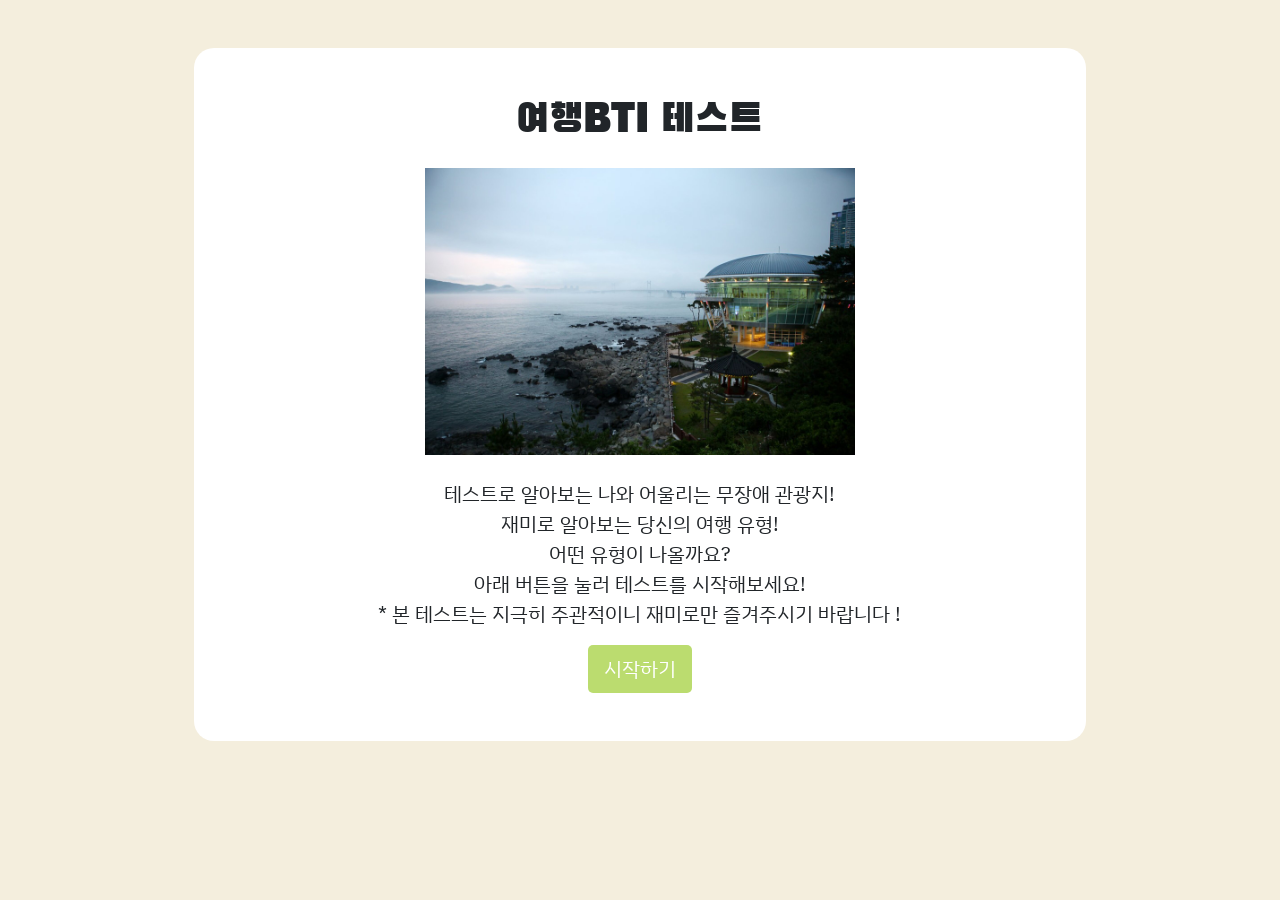
<file: TravelBTI/TravelBTI.html>
<!DOCTYPE html>
<html lang="ko">

<head>
    <meta charset="UTF-8">
    <meta http-equiv="X-UA-Compatible" content="IE=edge" />
    <meta name="viewport" content="width=device-width, initial-scale=1.0" />
    <meta name="author" content="WebProgramming Team 4">
    <meta name="keywords" content="무장애관광지 추천 테스트">
    <meta name="description" content="무장애관광지 추천 테스트">

    <!-- sns share -->
    <meta property="og:url" content="https://travelmbtitest.netlify.app" />
    <meta property="og:title" content="무장애 관광지 추천 테스트" />
    <meta property="og:type" content="website" />
    <meta property="og:img" content="img/thumbnail.png" />
    <meta property="og:description" content="테스트로 알아보는 나와 어울리는 무장애 관광지" />

    <!-- favicon -->
    <link rel="shortcut icon" href="img/favicon.ico" />
    <link rel="apple-touch-icon-precomposed" href="img/favicon.ico" />

    <!-- CSS3 파일 및 구글 웹 폰트 -->
    <link href="https://cdn.jsdelivr.net/npm/bootstrap@5.3.0/dist/css/bootstrap.min.css" rel="stylesheet"
        integrity="sha384-9ndCyUaIbzAi2FUVXJi0CjmCapSmO7SnpJef0486qhLnuZ2cdeRhO02iuK6FUUVM" crossorigin="anonymous">
    <link rel="preconnect" href="https://fonts.googleapis.com">
    <link rel="preconnect" href="https://fonts.gstatic.com" crossorigin>
    <link href="https://fonts.googleapis.com/css2?family=IBM+Plex+Sans+KR&display=swap" rel="stylesheet">
    <link rel="preconnect" href="https://fonts.googleapis.com">
    <link rel="preconnect" href="https://fonts.gstatic.com" crossorigin>
    <link href="https://fonts.googleapis.com/css2?family=Black+Han+Sans&display=swap" rel="stylesheet">
    
    <link rel="stylesheet" href="./css/default.css">
    <link rel="stylesheet" href="./css/main.css">
    <link rel="stylesheet" href="./css/qna.css">
    <link rel="stylesheet" href="./css/animation.css">
    <link rel="stylesheet" href="./css/result.css">

    <title>무장애 관광지 추천 테스트</title>
    
</head>

<body>
    <div class="container">
        <section id="main" class="mx-auto my-5 py-5 px-3">
            <h1>여행BTI 테스트</h1>
            <div class="slideshow-container my-4 col-lg-6 col-md-8 col-sm-10 col-12 mx-auto">
                <div id=slideImg class="mySlides fade">
                    <img class="img-fluid" src="img/slideimg/picture_1.jpg" style="width:100%">
                </div>
            
                <div id=slideImg class="mySlides fade">
                    <img class="img-fluid" src="img/slideimg/picture_2.jpg" style="width:100%">
                </div>
            
                <div id=slideImg class="mySlides fade">
                    <img class="img-fluid" src="img/slideimg/picture_3.jpg" style="width:100%">
                </div>
                <div id=slideImg class="mySlides fade">
                    <img class="img-fluid" src="img/slideimg/picture_4.jpg" style="width:100%">
                </div>
            </div>

            <p>
                테스트로 알아보는 나와 어울리는 무장애 관광지!<br>
                재미로 알아보는 당신의 여행 유형! <br>
                어떤 유형이 나올까요?<br>
                아래 버튼을 눌러 테스트를 시작해보세요!<br>
                * 본 테스트는 지극히 주관적이니 재미로만 즐겨주시기 바랍니다 !

            </p>
            <button type="button" class="btn" onclick="begin()">시작하기</button>
        </section>
        <section id="qna">
            <div class="status mx-auto mt-5">
                <!--mx-auto: x축 margin을 auto, mt-5: margin-top을 5px;-->
                <div class="statusBar"></div>
            </div>
            <div class="qBox my-5 py-3 mx-auto">
            </div>
            <div class="answerBox">
                
            </div>
        </section>
        <script src="./js/data.js"></script>
        <script src="./js/start.js"></script>
        <script src="./js/slide.js"></script>
    </div>

</body>
</html>
</file>
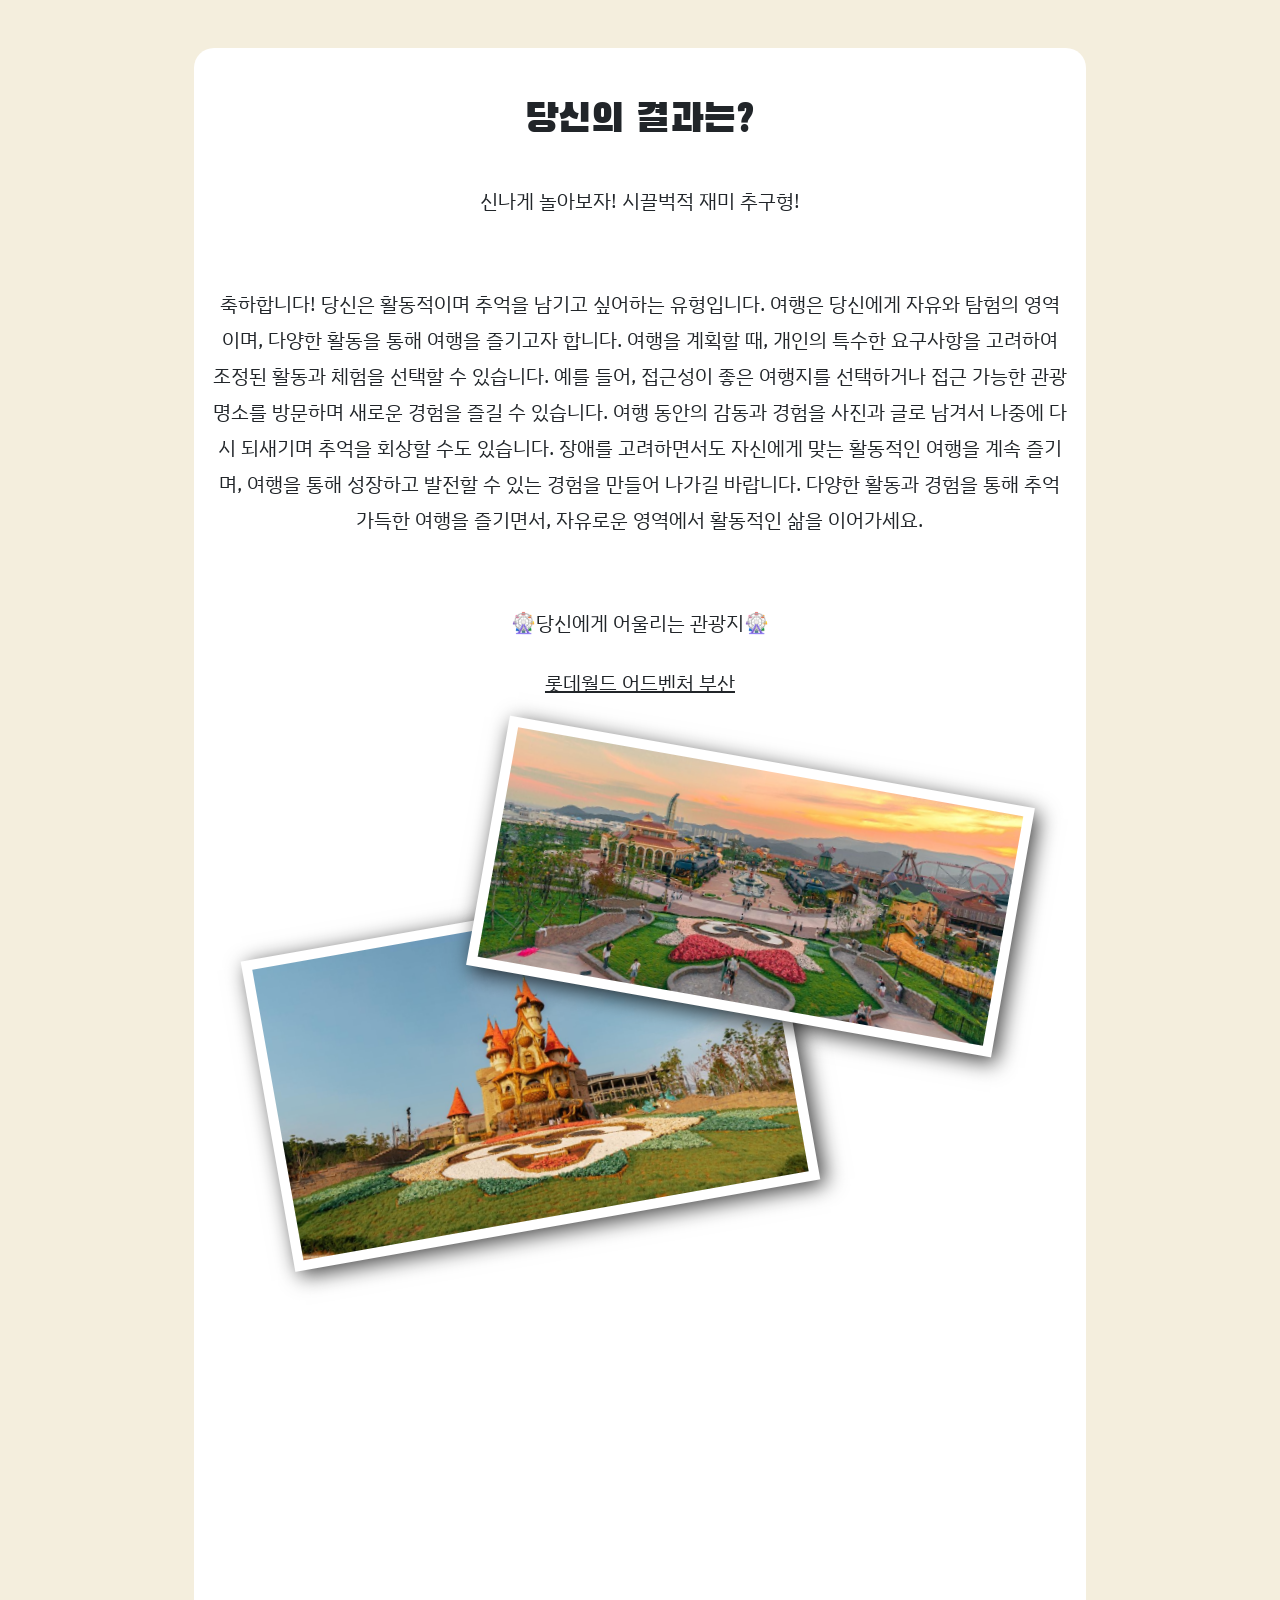
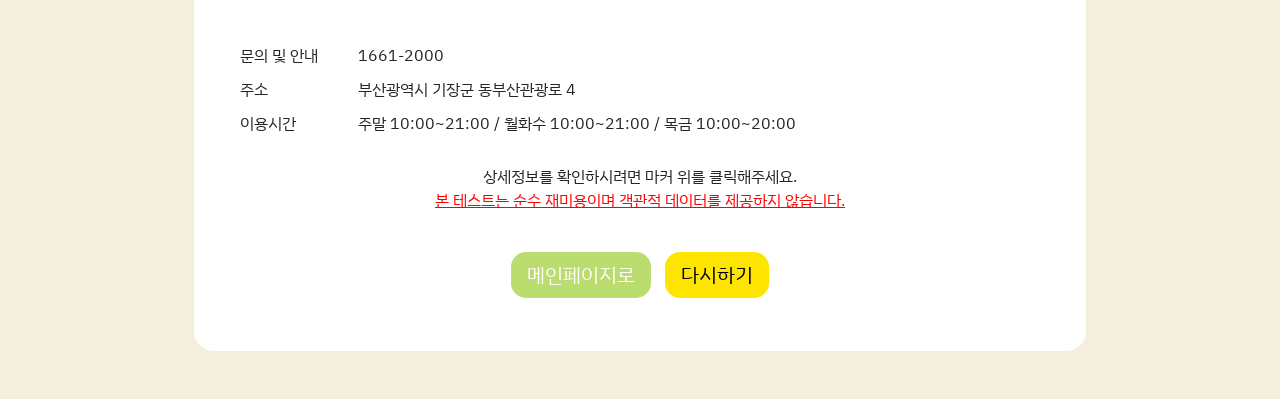
<file: TravelBTI/page/result-0.html>
<!DOCTYPE html>
<html lang="ko">

<head>
    <meta charset="UTF-8">
    <meta http-equiv="X-UA-Compatible" content="IE=edge" />
    <meta name="viewport" content="width=device-width, initial-scale=1.0" />
    <meta name="author" content="WebProgramming Team 4">
    <meta name="keywords" content="무장애관광지 추천 테스트">
    <meta name="description" content="무장애관광지 추천 테스트">

    <!-- sns share -->
    <meta property="og:url" content="https://travelmbtitest.netlify.app" />
    <meta property="og:title" content="무장애 관광지 추천 테스트" />
    <meta property="og:type" content="website" />
    <meta property="og:img" content="..img/share.png" />
    <meta property="og:description" content="테스트로 알아보는 나와 어울리는 무장애 관광지" />

    <!-- favicon -->
    <link rel="shortcut icon" href="../img/favicon.ico" />
    <link rel="apple-touch-icon-precomposed" href="../img/favicon.ico" />

    <!-- CSS3 파일 및 구글 웹 폰트 -->
    <link href="https://cdn.jsdelivr.net/npm/bootstrap@5.3.0/dist/css/bootstrap.min.css" rel="stylesheet"
        integrity="sha384-9ndCyUaIbzAi2FUVXJi0CjmCapSmO7SnpJef0486qhLnuZ2cdeRhO02iuK6FUUVM" crossorigin="anonymous">
    <link rel="preconnect" href="https://fonts.googleapis.com">
    <link rel="preconnect" href="https://fonts.gstatic.com" crossorigin>
    <link href="https://fonts.googleapis.com/css2?family=IBM+Plex+Sans+KR&display=swap" rel="stylesheet">
    <link rel="preconnect" href="https://fonts.googleapis.com">
    <link rel="preconnect" href="https://fonts.gstatic.com" crossorigin>
    <link href="https://fonts.googleapis.com/css2?family=Black+Han+Sans&display=swap" rel="stylesheet">
    
    <link rel="stylesheet" href="../css/default.css">
    <link rel="stylesheet" href="../css/main.css">
    <link rel="stylesheet" href="../css/qna.css">
    <link rel="stylesheet" href="../css/animation.css">
    <link rel="stylesheet" href="../css/result.css">

    <title>무장애 관광지 추천 테스트</title>
    
</head>
<body>
    <div class="container">
        <section id="main" class="mx-auto my-5 py-5 px-3">
            <h1>당신의 결과는?</h1>
            <div class="resultname">
                <p>신나게 놀아보자! 시끌벅적 재미 추구형!</p>
            </div>

            <div class="resultDesc">
                <p>축하합니다! 당신은 활동적이며 추억을 남기고 싶어하는 유형입니다. 여행은 당신에게 자유와 탐험의 영역이며, 다양한 활동을 통해 여행을 즐기고자 합니다.
                    여행을 계획할 때, 개인의 특수한 요구사항을 고려하여 조정된 활동과 체험을 선택할 수 있습니다. 예를 들어, 접근성이 좋은 여행지를 선택하거나 접근 가능한 관광 명소를 방문하며 새로운 경험을 즐길 수 있습니다.
                    여행 동안의 감동과 경험을 사진과 글로 남겨서 나중에 다시 되새기며 추억을 회상할 수도 있습니다.
                    장애를 고려하면서도 자신에게 맞는 활동적인 여행을 계속 즐기며, 여행을 통해 성장하고 발전할 수 있는 경험을 만들어 나가길 바랍니다. 다양한 활동과 경험을 통해 추억 가득한 여행을 즐기면서, 자유로운 영역에서 활동적인 삶을 이어가세요.
                </p>
            </div>
     
            <div class="resultname-s">
                🎡당신에게 어울리는 관광지🎡<br><br>
                <span style="text-decoration: underline;">롯데월드 어드벤처 부산</span>
            </div>
            
            <div class="slide-tr-r" style="margin: 80px 0px -100px 100px ;">
                <img src="../img/img1.jpeg" alt="롯데월드 어드벤처 부산">
            </div>

            <div class="slide-tr-l" style="margin: 0px 100px 60px 0px ;">
                <img src="../img/img2.jpeg" alt="롯데월드 어드벤처 부산">
            </div>
                   
            <div id="map" style="width:100%;height:300px;margin:30px auto 30px;"></div>

            <script src="http://dapi.kakao.com/v2/maps/sdk.js?appkey=1cf1c14670be051dd5c93a0435ff04d7&libraries=services"></script>
            <script>
                var mapContainer = document.getElementById('map'), // 지도를 표시할 div 
                    mapOption = {
                        center: new kakao.maps.LatLng(35.19606841, 129.2129995), // 지도의 중심좌표
                        level: 4, // 지도의 확대 레벨
                        mapTypeId : kakao.maps.MapTypeId.ROADMAP // 지도종류
                    }; 
        
                // 지도를 생성한다 
                var map = new kakao.maps.Map(mapContainer, mapOption); 
        
                // 지도에 확대 축소 컨트롤을 생성한다
                var zoomControl = new kakao.maps.ZoomControl();
        
                // 지도의 우측에 확대 축소 컨트롤을 추가한다
                map.addControl(zoomControl, kakao.maps.ControlPosition.RIGHT);
        
                var imageSrc = '../img/icon-maps.png', // 마커이미지의 주소입니다    
                imageSize = new kakao.maps.Size(50, 50), // 마커이미지의 크기입니다
                imageOption = {offset: new kakao.maps.Point(27, 69)}; // 마커이미지의 옵션입니다. 마커의 좌표와 일치시킬 이미지 안에서의 좌표를 설정합니다.
            
                // 마커의 이미지정보를 가지고 있는 마커이미지를 생성합니다
                var markerImage = new kakao.maps.MarkerImage(imageSrc, imageSize, imageOption),
                    markerPosition = new kakao.maps.LatLng(35.19606841, 129.2129995); // 마커가 표시될 위치입니다
                
                // 마커를 생성합니다
                var marker = new kakao.maps.Marker({
                position: markerPosition,
                image: markerImage // 마커이미지 설정 
                });
                
                // 마커가 지도 위에 표시되도록 설정합니다
                marker.setMap(map);  
                marker.setMap(map);  

                // 커스텀 오버레이에 표출될 내용으로 HTML 문자열이나 document element가 가능합니다
                var content = '<div class="customoverlay">' +
                    '  <a href="https://place.map.kakao.com/16875138" target="_blank">' +
                    '    <span class="title">롯데월드 어드벤처 부산</span>' +
                    '  </a>' +
                    '</div>';
                
                // 커스텀 오버레이가 표시될 위치입니다 
                var position = new kakao.maps.LatLng(35.19606841, 129.2129995);  

                // 커스텀 오버레이를 생성합니다
                var customOverlay = new kakao.maps.CustomOverlay({
                    map: map,
                    position: position,
                    content: content,
                    yAnchor: 1 
                });
        
            </script>

            <table style="text-align: left; margin-left:20px;">
                <tr>
                    <td>문의 및 안내</td>
                    <td>1661-2000</td>
                </tr>
                <tr>
                    <td>주소</td>
                    <td>부산광역시 기장군 동부산관광로 4</td>
                </tr>
                <tr>
                    <td>이용시간</td>
                    <td>주말 10:00~21:00 / 월화수 10:00~21:00 / 목금 10:00~20:00</td>
                </tr>
                
            </table>

            <br><span>상세정보를 확인하시려면 마커 위를 클릭해주세요.</span><br>
            <span style="color: red; text-decoration: underline;">
                본 테스트는 순수 재미용이며 객관적 데이터를 제공하지 않습니다.
            </span><br><br>
            
            <button type="button" class="gohome mt-3 py-2 px-3" onclick="gohome()">메인페이지로</button>
            <button type="button" class="retry mt-3 py-2 px-3" onclick="retry()">다시하기</button>
        </section>
            <script>
                function retry() {
                    location.href = "../TravelBTI.html";
                }
                function gohome() {
                    location.href = "../../index.html";
                }
            </script>
    </div>

</body>
</html>
</file>
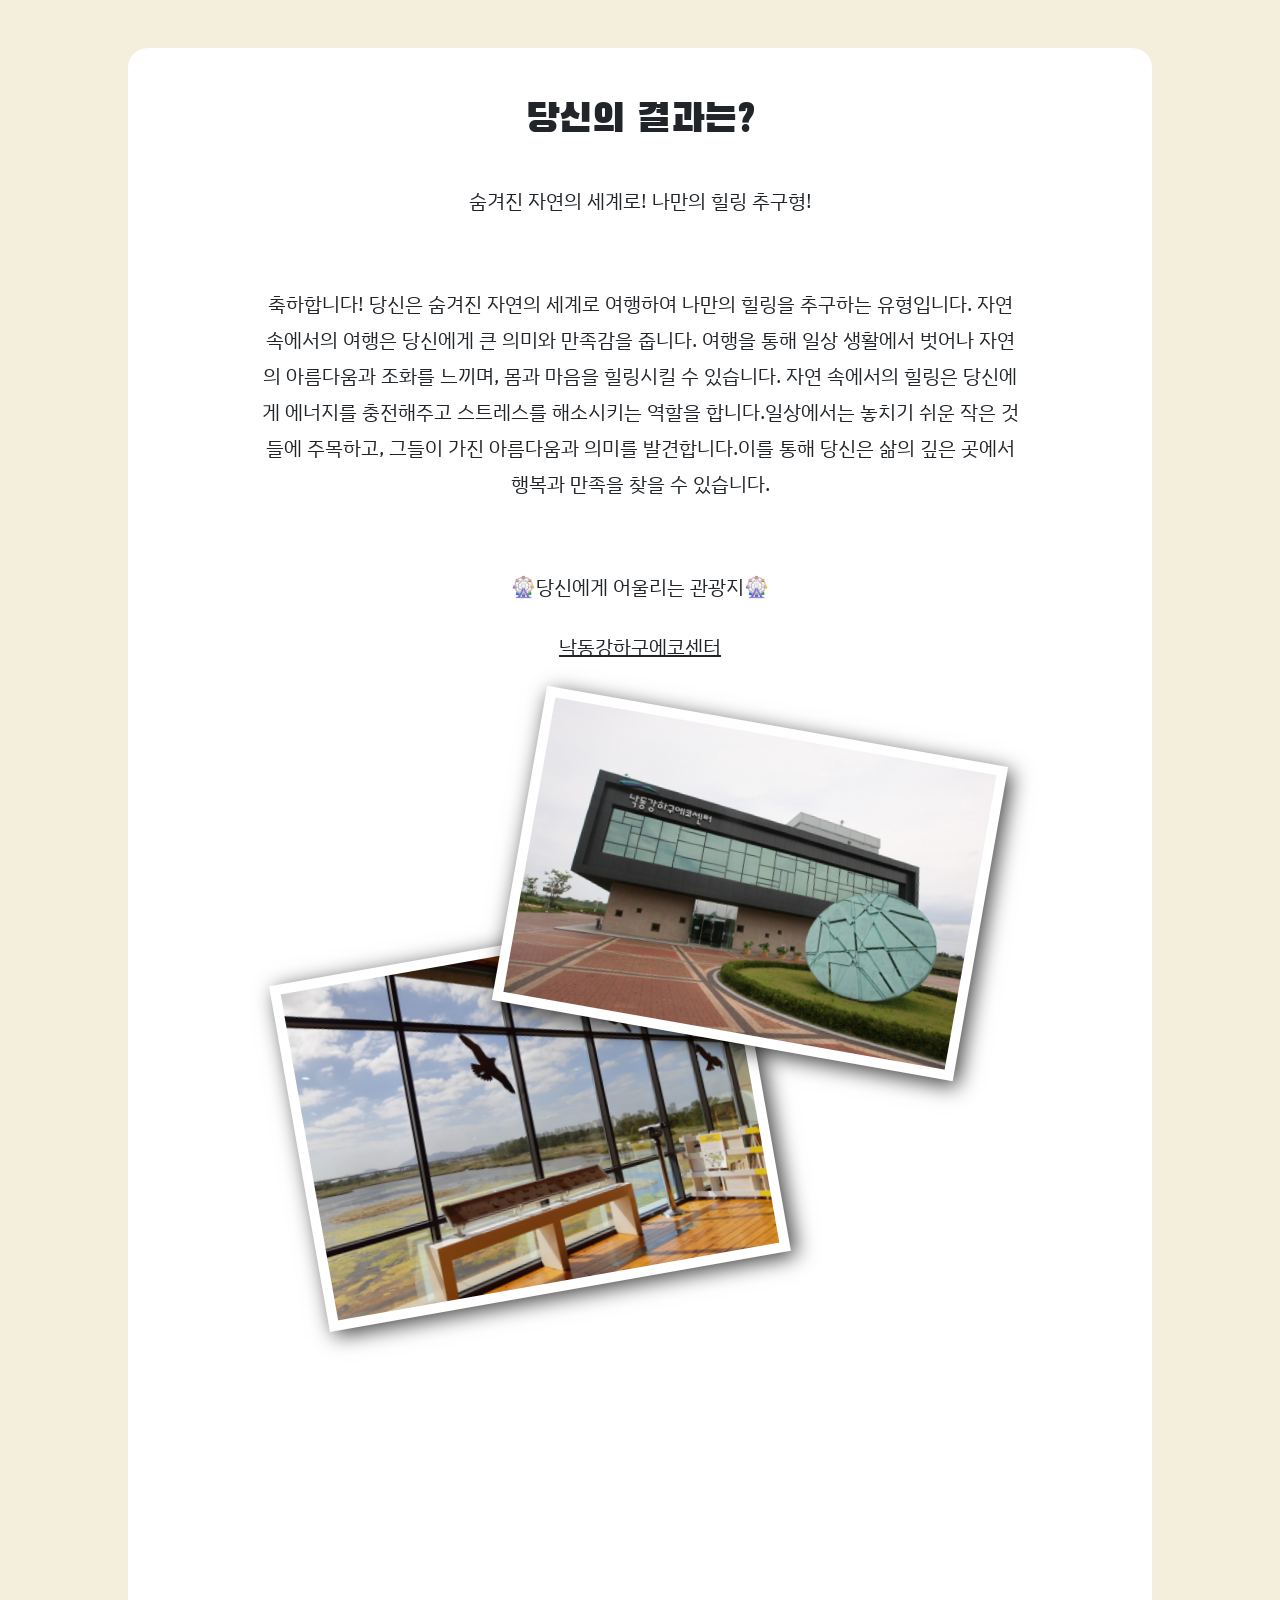
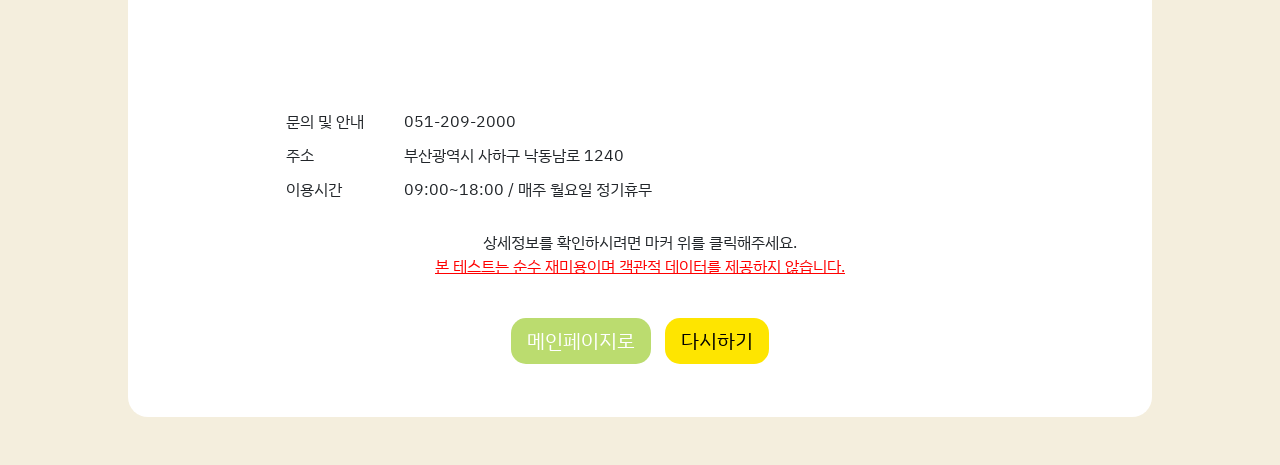
<file: TravelBTI/page/result-1.html>
<!DOCTYPE html>
<html lang="ko">

<head>
    <meta charset="UTF-8">
    <meta http-equiv="X-UA-Compatible" content="IE=edge" />
    <meta name="viewport" content="width=device-width, initial-scale=1.0" />
    <meta name="author" content="WebProgramming Team 4">
    <meta name="keywords" content="무장애관광지 추천 테스트">
    <meta name="description" content="무장애관광지 추천 테스트">

    <!-- sns share -->
    <meta property="og:url" content="https://travelmbtitest.netlify.app" />
    <meta property="og:title" content="무장애 관광지 추천 테스트" />
    <meta property="og:type" content="website" />
    <meta property="og:img" content="..img/share.png" />
    <meta property="og:description" content="테스트로 알아보는 나와 어울리는 무장애 관광지" />

    <!-- favicon -->
    <link rel="shortcut icon" href="../img/favicon.ico" />
    <link rel="apple-touch-icon-precomposed" href="../img/favicon.ico" />

    <!-- CSS3 파일 및 구글 웹 폰트 -->
    <link href="https://cdn.jsdelivr.net/npm/bootstrap@5.3.0/dist/css/bootstrap.min.css" rel="stylesheet"
        integrity="sha384-9ndCyUaIbzAi2FUVXJi0CjmCapSmO7SnpJef0486qhLnuZ2cdeRhO02iuK6FUUVM" crossorigin="anonymous">
    <link rel="preconnect" href="https://fonts.googleapis.com">
    <link rel="preconnect" href="https://fonts.gstatic.com" crossorigin>
    <link href="https://fonts.googleapis.com/css2?family=IBM+Plex+Sans+KR&display=swap" rel="stylesheet">
    <link rel="preconnect" href="https://fonts.googleapis.com">
    <link rel="preconnect" href="https://fonts.gstatic.com" crossorigin>
    <link href="https://fonts.googleapis.com/css2?family=Black+Han+Sans&display=swap" rel="stylesheet">
    
    <link rel="stylesheet" href="../css/default.css">
    <link rel="stylesheet" href="../css/main.css">
    <link rel="stylesheet" href="../css/qna.css">
    <link rel="stylesheet" href="../css/animation.css">
    <link rel="stylesheet" href="../css/result.css">

    <title>무장애 관광지 추천 테스트</title>
    
</head>
<body>
    <div id=resultCategory class="container">
        <section id="main" class="mx-auto my-5 py-5 px-3">
            <h1>당신의 결과는?</h1>
            <div class="resultname">
                <p>숨겨진 자연의 세계로! 나만의 힐링 추구형!</p>
            </div>
            <!-- <div id="resultImg" class="my-3 col-lg-6 col-md-8 col-sm-10 col-12 mx-auto">
                <img src="../img/image-0.png" alt="1" class="img-fluid">
            </div> -->
            <div class="resultDesc">
                <p>
                    축하합니다! 당신은 숨겨진 자연의 세계로 여행하여 나만의 힐링을 추구하는 유형입니다. 
                    자연 속에서의 여행은 당신에게 큰 의미와 만족감을 줍니다. 
                    여행을 통해 일상 생활에서 벗어나 자연의 아름다움과 조화를 느끼며, 몸과 마음을 힐링시킬 수 있습니다. 자연 속에서의 힐링은 당신에게 에너지를 충전해주고 스트레스를 해소시키는 역할을 합니다.일상에서는 놓치기 쉬운 작은 것들에 주목하고, 그들이 가진 아름다움과 의미를 발견합니다.이를 통해 당신은 삶의 깊은 곳에서 행복과 만족을 찾을 수 있습니다.
                </p>
            </div>
     
            <div class="resultname-s">
                🎡당신에게 어울리는 관광지🎡<br><br>
                <span style="text-decoration: underline;">낙동강하구에코센터</span>
            </div>
            
            <div class="slide-tr-r" style="margin: 80px 0px -100px 100px ;">
                <img src="../img/img5.jpeg" alt="낙동강하구에코센터">
            </div>

            <div class="slide-tr-l" style="margin: 0px 100px 60px 0px ;">
                <img src="../img/img6.jpeg" alt="낙동강하구에코센터">
            </div>
                   
            <div id="map" style="width:100%;height:300px;margin:30px auto 30px;"></div>

            <script type="text/javascript" src="http://dapi.kakao.com/v2/maps/sdk.js?appkey=1cf1c14670be051dd5c93a0435ff04d7&libraries=services"></script>
            <script>
                var mapContainer = document.getElementById('map'), // 지도를 표시할 div 
                    mapOption = {
                        center: new kakao.maps.LatLng(35.10442929, 128.9458947), // 지도의 중심좌표
                        level: 4, // 지도의 확대 레벨
                        mapTypeId : kakao.maps.MapTypeId.ROADMAP // 지도종류
                    }; 
        
                // 지도를 생성한다 
                var map = new kakao.maps.Map(mapContainer, mapOption); 
        
                // 지도에 확대 축소 컨트롤을 생성한다
                var zoomControl = new kakao.maps.ZoomControl();
        
                // 지도의 우측에 확대 축소 컨트롤을 추가한다
                map.addControl(zoomControl, kakao.maps.ControlPosition.RIGHT);
        
                var imageSrc = '../img/icon-maps.png', // 마커이미지의 주소입니다    
                imageSize = new kakao.maps.Size(50, 50), // 마커이미지의 크기입니다
                imageOption = {offset: new kakao.maps.Point(27, 69)}; // 마커이미지의 옵션입니다. 마커의 좌표와 일치시킬 이미지 안에서의 좌표를 설정합니다.
            
                // 마커의 이미지정보를 가지고 있는 마커이미지를 생성합니다
                var markerImage = new kakao.maps.MarkerImage(imageSrc, imageSize, imageOption),
                    markerPosition = new kakao.maps.LatLng(35.10442929, 128.9458947); // 마커가 표시될 위치입니다
                
                // 마커를 생성합니다
                var marker = new kakao.maps.Marker({
                position: markerPosition,
                image: markerImage // 마커이미지 설정 
                });
                
                // 마커가 지도 위에 표시되도록 설정합니다
                marker.setMap(map);  

                // 커스텀 오버레이에 표출될 내용으로 HTML 문자열이나 document element가 가능합니다
                var content = '<div class="customoverlay">' +
                    '  <a href="https://place.map.kakao.com/63050831" target="_blank">' +
                    '    <span class="title">낙동강하구에코센터</span>' +
                    '  </a>' +
                    '</div>';
                
                // 커스텀 오버레이가 표시될 위치입니다 
                var position = new kakao.maps.LatLng(35.10442929, 128.9458947);  

                // 커스텀 오버레이를 생성합니다
                var customOverlay = new kakao.maps.CustomOverlay({
                    map: map,
                    position: position,
                    content: content,
                    yAnchor: 1 
                });
        
            </script>
            
            <table style="text-align: left; margin-left:20px;">
                <tr>
                    <td>문의 및 안내</td>
                    <td>051-209-2000</td>
                </tr>
                <tr>
                    <td>주소</td>
                    <td>부산광역시 사하구 낙동남로 1240</td>
                </tr>
                <tr>
                    <td>이용시간</td>
                    <td>09:00~18:00 / 매주 월요일 정기휴무</td>
                </tr>
                
            </table>

            <br><span>상세정보를 확인하시려면 마커 위를 클릭해주세요.</span><br>
            <span style="color: red; text-decoration: underline;">
                본 테스트는 순수 재미용이며 객관적 데이터를 제공하지 않습니다.</span><br><br>
            <button type="button" class="gohome mt-3 py-2 px-3" onclick="gohome()">메인페이지로</button> 
            <button type="button" class="retry mt-3 py-2 px-3" onclick="retry()">다시하기</button>
        </section>    
        <script>
            function retry() {
                location.href = "../TravelBTI.html";
                }
            function gohome() {
                location.href = "../../index.html";
            }
        </script>
    </div>

</body>
</html>
</file>
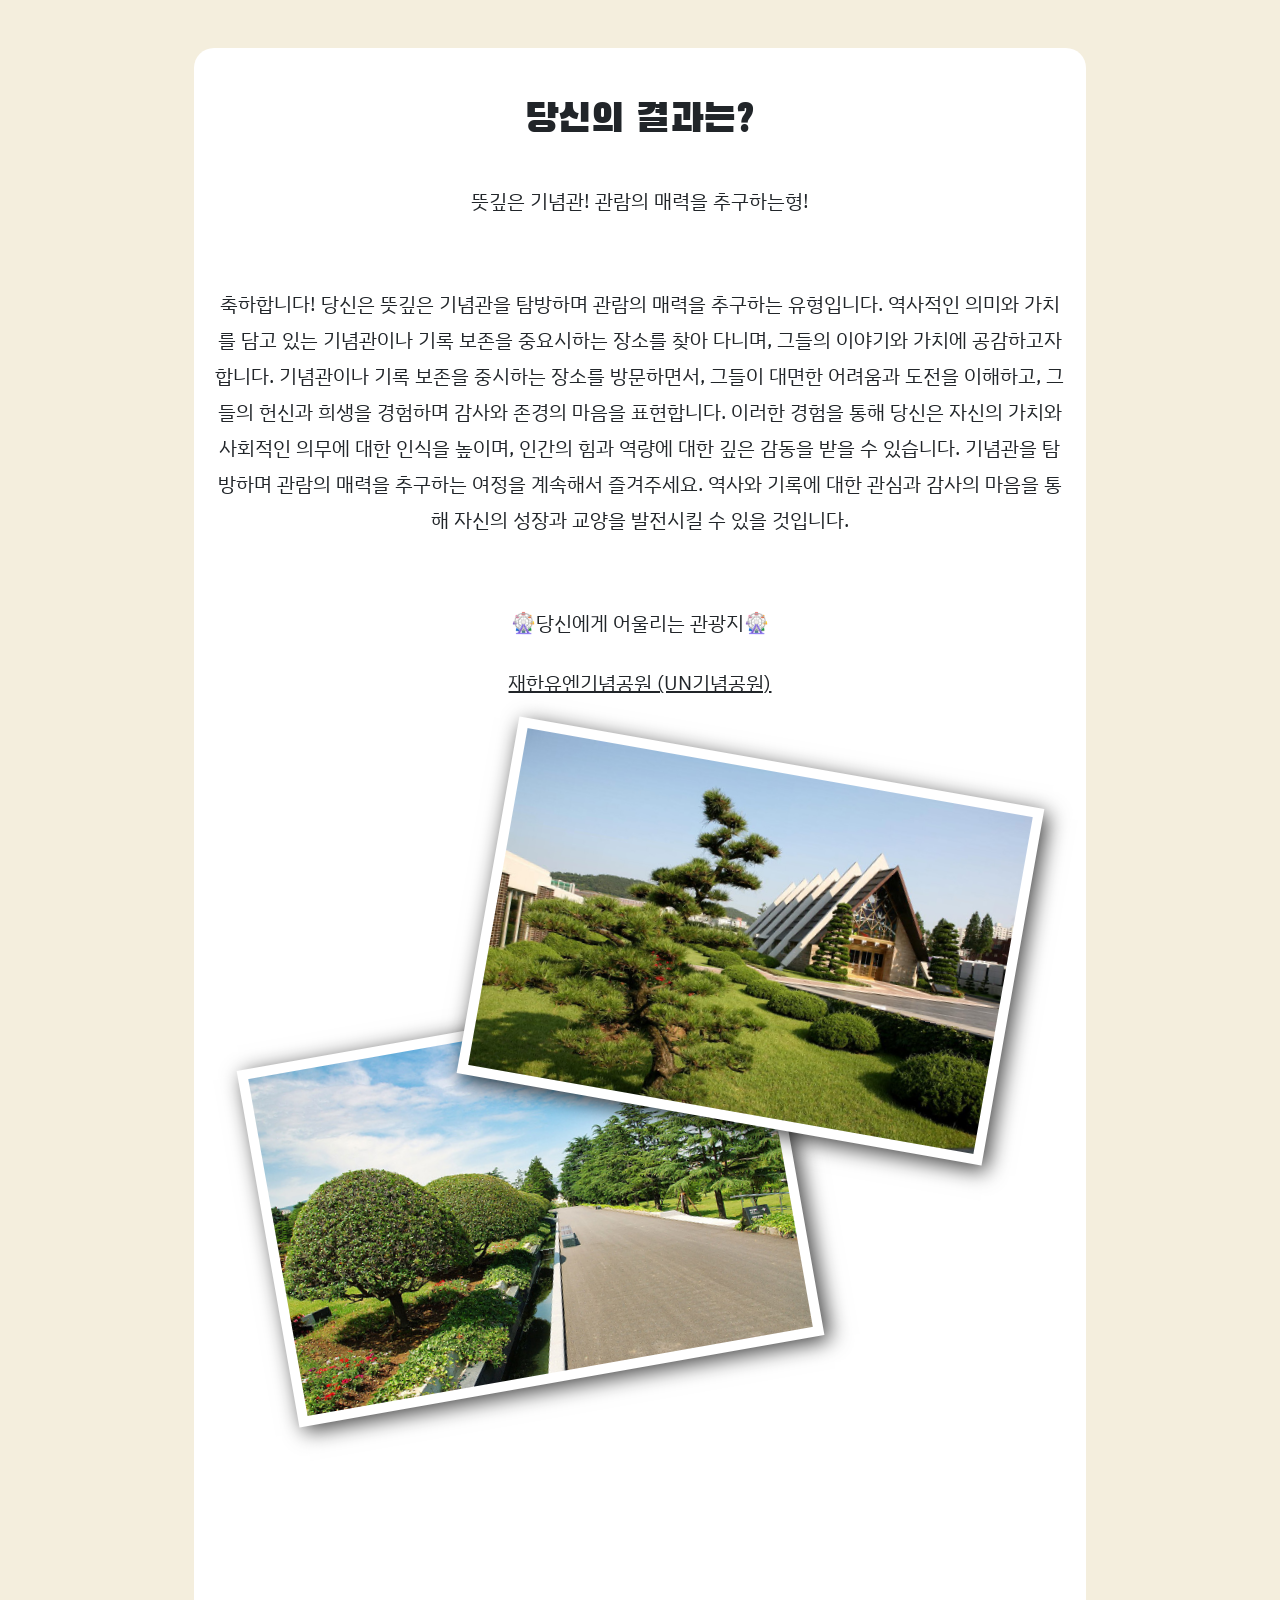
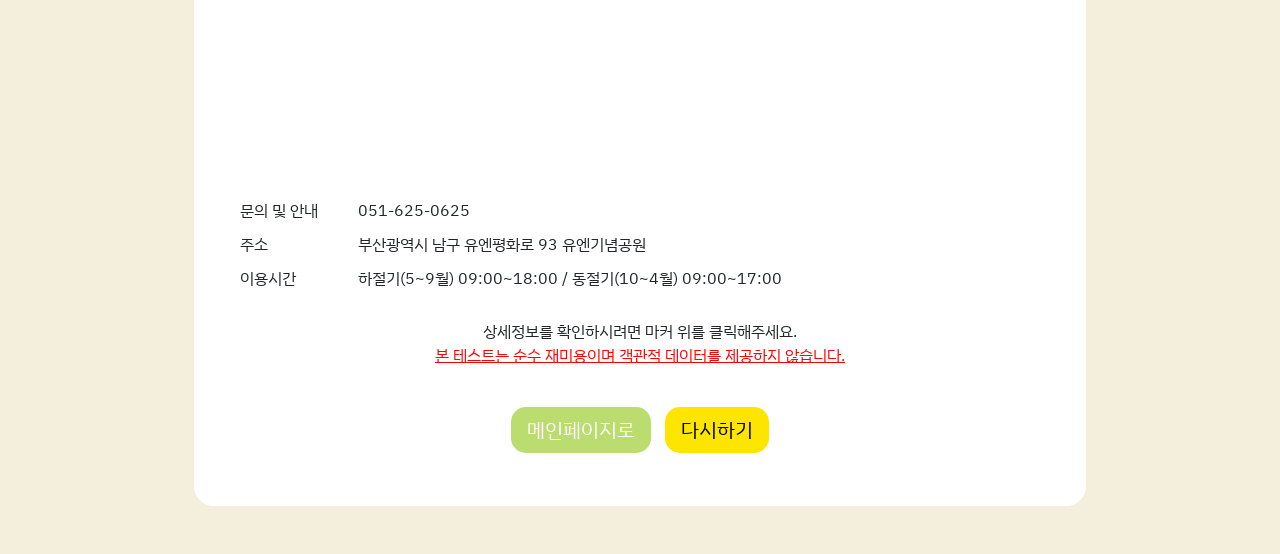
<file: TravelBTI/page/result-2.html>
<!DOCTYPE html>
<html lang="ko">

<head>
    <meta charset="UTF-8">
    <meta http-equiv="X-UA-Compatible" content="IE=edge" />
    <meta name="viewport" content="width=device-width, initial-scale=1.0" />
    <meta name="author" content="WebProgramming Team 4">
    <meta name="keywords" content="무장애관광지 추천 테스트">
    <meta name="description" content="무장애관광지 추천 테스트">

    <!-- sns share -->
    <meta property="og:url" content="https://travelmbtitest.netlify.app" />
    <meta property="og:title" content="무장애 관광지 추천 테스트" />
    <meta property="og:type" content="website" />
    <meta property="og:img" content="..img/share.png" />
    <meta property="og:description" content="테스트로 알아보는 나와 어울리는 무장애 관광지" />

    <!-- favicon -->
    <link rel="shortcut icon" href="../img/favicon.ico" />
    <link rel="apple-touch-icon-precomposed" href="../img/favicon.ico" />

    <!-- CSS3 파일 및 구글 웹 폰트 -->
    <link href="https://cdn.jsdelivr.net/npm/bootstrap@5.3.0/dist/css/bootstrap.min.css" rel="stylesheet"
        integrity="sha384-9ndCyUaIbzAi2FUVXJi0CjmCapSmO7SnpJef0486qhLnuZ2cdeRhO02iuK6FUUVM" crossorigin="anonymous">
    <link rel="preconnect" href="https://fonts.googleapis.com">
    <link rel="preconnect" href="https://fonts.gstatic.com" crossorigin>
    <link href="https://fonts.googleapis.com/css2?family=IBM+Plex+Sans+KR&display=swap" rel="stylesheet">
    <link rel="preconnect" href="https://fonts.googleapis.com">
    <link rel="preconnect" href="https://fonts.gstatic.com" crossorigin>
    <link href="https://fonts.googleapis.com/css2?family=Black+Han+Sans&display=swap" rel="stylesheet">
    
    <link rel="stylesheet" href="../css/default.css">
    <link rel="stylesheet" href="../css/main.css">
    <link rel="stylesheet" href="../css/qna.css">
    <link rel="stylesheet" href="../css/animation.css">
    <link rel="stylesheet" href="../css/result.css">

    <title>무장애 관광지 추천 테스트</title>
    
</head>
<body>
    <div class="container">
        <section id="main" class="mx-auto my-5 py-5 px-3">
            <h1>당신의 결과는?</h1>
            <div class="resultname">
                <p>뜻깊은 기념관! 관람의 매력을 추구하는형!</p>
            </div>

            <div class="resultDesc">
                <p>축하합니다! 당신은 뜻깊은 기념관을 탐방하며 관람의 매력을 추구하는 유형입니다. 역사적인 의미와 가치를 담고 있는 기념관이나 기록 보존을 중요시하는 장소를 찾아 다니며, 그들의 이야기와 가치에 공감하고자 합니다.    
                    기념관이나 기록 보존을 중시하는 장소를 방문하면서, 그들이 대면한 어려움과 도전을 이해하고, 그들의 헌신과 희생을 경험하며 감사와 존경의 마음을 표현합니다. 이러한 경험을 통해 당신은 자신의 가치와 사회적인 의무에 대한 인식을 높이며, 인간의 힘과 역량에 대한 깊은 감동을 받을 수 있습니다.
                    기념관을 탐방하며 관람의 매력을 추구하는 여정을 계속해서 즐겨주세요. 역사와 기록에 대한 관심과 감사의 마음을 통해 자신의 성장과 교양을 발전시킬 수 있을 것입니다.
                </p>
            </div>
     
            <div class="resultname-s">
                🎡당신에게 어울리는 관광지🎡<br><br>
                <span style="text-decoration: underline;">재한유엔기념공원 (UN기념공원)</span>
            </div>
            
            <div class="slide-tr-r" style="margin: 80px 0px -100px 100px ;">
                <img src="../img/img7.jpeg" alt="재한유엔기념공원 (UN기념공원)">
            </div>

            <div class="slide-tr-l" style="margin: 0px 100px 60px 0px ;">
                <img src="../img/img8.jpeg" alt="재한유엔기념공원 (UN기념공원)">
            </div>
                   
            <div id="map" style="width:100%;height:300px;margin:30px auto 30px;"></div>

            <script type="text/javascript" src="http://dapi.kakao.com/v2/maps/sdk.js?appkey=1cf1c14670be051dd5c93a0435ff04d7&libraries=services"></script>
            <script>
                var mapContainer = document.getElementById('map'), // 지도를 표시할 div 
                    mapOption = {
                        center: new kakao.maps.LatLng(35.1277711, 129.0953116), // 지도의 중심좌표
                        level: 4, // 지도의 확대 레벨
                        mapTypeId : kakao.maps.MapTypeId.ROADMAP // 지도종류
                    }; 
        
                // 지도를 생성한다 
                var map = new kakao.maps.Map(mapContainer, mapOption); 
        
                // 지도에 확대 축소 컨트롤을 생성한다
                var zoomControl = new kakao.maps.ZoomControl();
        
                // 지도의 우측에 확대 축소 컨트롤을 추가한다
                map.addControl(zoomControl, kakao.maps.ControlPosition.RIGHT);
        
                var imageSrc = '../img/icon-maps.png', // 마커이미지의 주소입니다    
                imageSize = new kakao.maps.Size(50, 50), // 마커이미지의 크기입니다
                imageOption = {offset: new kakao.maps.Point(27, 69)}; // 마커이미지의 옵션입니다. 마커의 좌표와 일치시킬 이미지 안에서의 좌표를 설정합니다.
            
                // 마커의 이미지정보를 가지고 있는 마커이미지를 생성합니다
                var markerImage = new kakao.maps.MarkerImage(imageSrc, imageSize, imageOption),
                    markerPosition = new kakao.maps.LatLng(35.1277711, 129.0953116); // 마커가 표시될 위치입니다
                
                // 마커를 생성합니다
                var marker = new kakao.maps.Marker({
                position: markerPosition,
                image: markerImage // 마커이미지 설정 
                });
                
                // 마커가 지도 위에 표시되도록 설정합니다
                marker.setMap(map);  

                // 커스텀 오버레이에 표출될 내용으로 HTML 문자열이나 document element가 가능합니다
                var content = '<div class="customoverlay">' +
                    '  <a href="https://place.map.kakao.com/11181019" target="_blank">' +
                    '    <span class="title">재한유엔기념공원 (UN기념공원)</span>' +
                    '  </a>' +
                    '</div>';
                
                // 커스텀 오버레이가 표시될 위치입니다 
                var position = new kakao.maps.LatLng(35.1277711, 129.0953116);  

                // 커스텀 오버레이를 생성합니다
                var customOverlay = new kakao.maps.CustomOverlay({
                    map: map,
                    position: position,
                    content: content,
                    yAnchor: 1 
                });
        
            </script>

            <table style="text-align: left; margin-left:20px;">
                <tr>
                    <td>문의 및 안내</td>
                    <td>051-625-0625</td>
                </tr>
                <tr>
                    <td>주소</td>
                    <td>부산광역시 남구 유엔평화로 93 유엔기념공원</td>
                </tr>
                <tr>
                    <td>이용시간</td>
                    <td>하절기(5~9월) 09:00~18:00 / 동절기(10~4월) 09:00~17:00</td>
                </tr>
                
            </table>

            <br><span>상세정보를 확인하시려면 마커 위를 클릭해주세요.</span><br>
            <span style="color: red; text-decoration: underline;">
                본 테스트는 순수 재미용이며 객관적 데이터를 제공하지 않습니다.</span><br><br>
            <button type="button" class="gohome mt-3 py-2 px-3" onclick="gohome()">메인페이지로</button> 
            <button type="button" class="retry mt-3 py-2 px-3" onclick="retry()">다시하기</button>
        </section>    
        <script>
            function retry() {
                location.href = "../TravelBTI.html";
                }
            function gohome() {
                location.href = "../../index.html";
            }
        </script>
    </div>

</body>
</html>
</file>
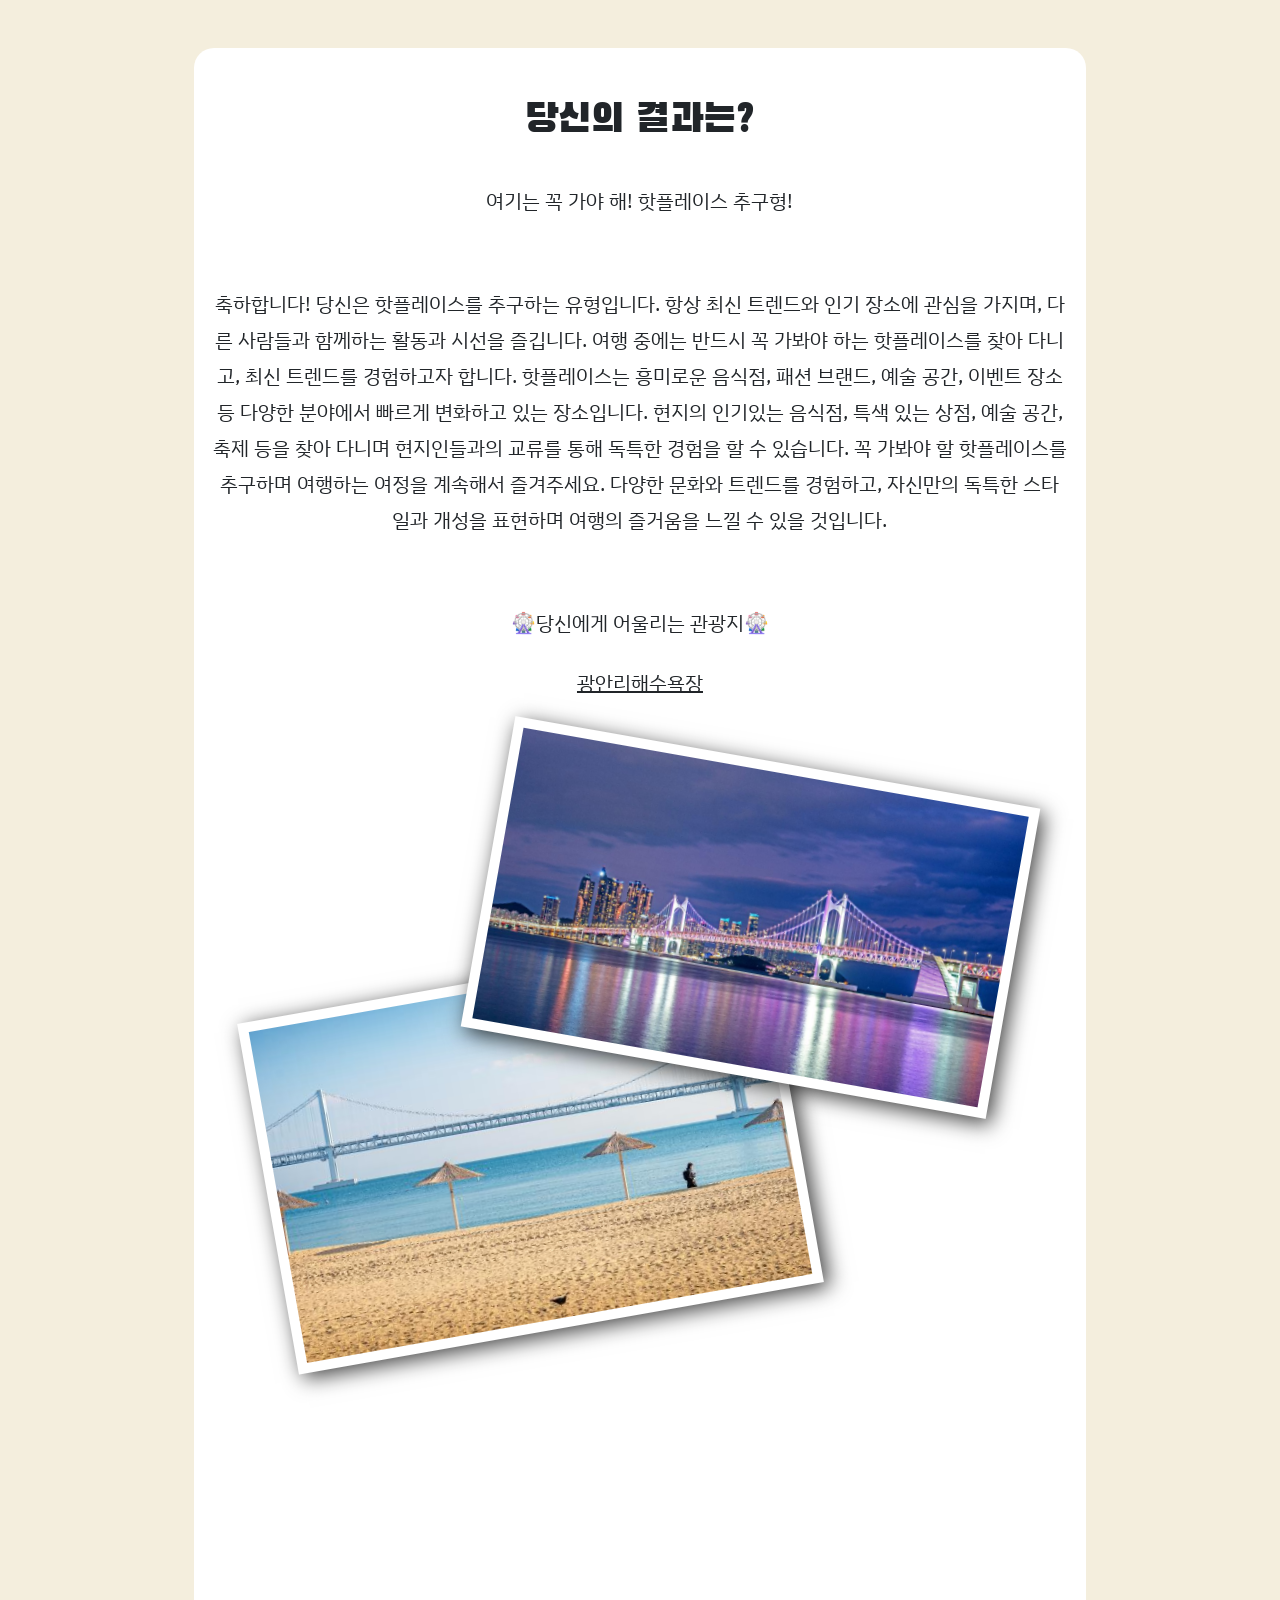
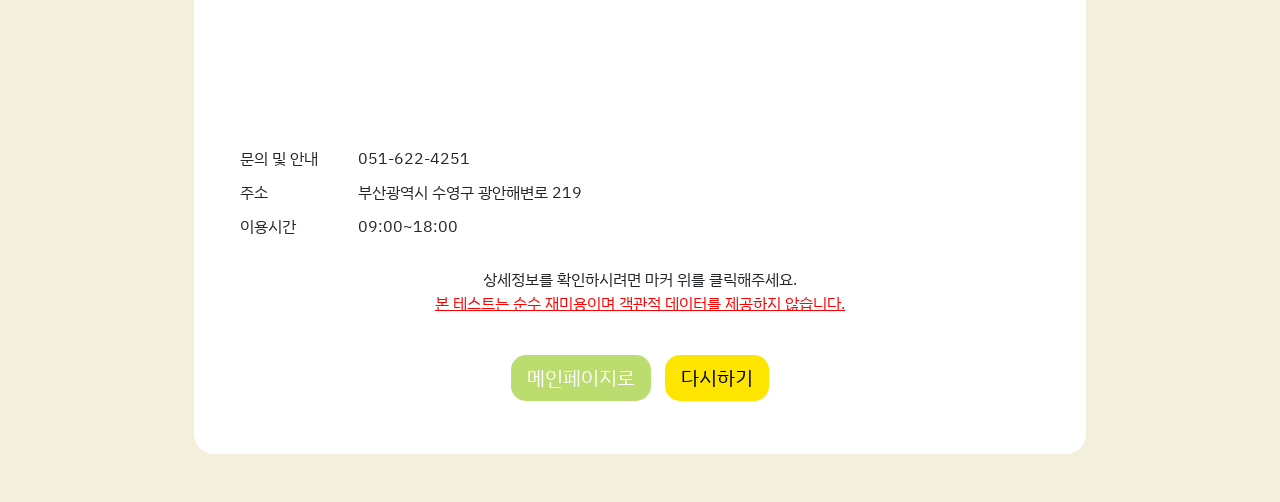
<file: TravelBTI/page/result-3.html>
<!DOCTYPE html>
<html lang="ko">

<head>
    <meta charset="UTF-8">
    <meta http-equiv="X-UA-Compatible" content="IE=edge" />
    <meta name="viewport" content="width=device-width, initial-scale=1.0" />
    <meta name="author" content="WebProgramming Team 4">
    <meta name="keywords" content="무장애관광지 추천 테스트">
    <meta name="description" content="무장애관광지 추천 테스트">

    <!-- sns share -->
    <meta property="og:url" content="https://travelmbtitest.netlify.app" />
    <meta property="og:title" content="무장애 관광지 추천 테스트" />
    <meta property="og:type" content="website" />
    <meta property="og:img" content="..img/share.png" />
    <meta property="og:description" content="테스트로 알아보는 나와 어울리는 무장애 관광지" />

    <!-- favicon -->
    <link rel="shortcut icon" href="../img/favicon.ico" />
    <link rel="apple-touch-icon-precomposed" href="../img/favicon.ico" />

    <!-- CSS3 파일 및 구글 웹 폰트 -->
    <link href="https://cdn.jsdelivr.net/npm/bootstrap@5.3.0/dist/css/bootstrap.min.css" rel="stylesheet"
        integrity="sha384-9ndCyUaIbzAi2FUVXJi0CjmCapSmO7SnpJef0486qhLnuZ2cdeRhO02iuK6FUUVM" crossorigin="anonymous">
    <link rel="preconnect" href="https://fonts.googleapis.com">
    <link rel="preconnect" href="https://fonts.gstatic.com" crossorigin>
    <link href="https://fonts.googleapis.com/css2?family=IBM+Plex+Sans+KR&display=swap" rel="stylesheet">
    <link rel="preconnect" href="https://fonts.googleapis.com">
    <link rel="preconnect" href="https://fonts.gstatic.com" crossorigin>
    <link href="https://fonts.googleapis.com/css2?family=Black+Han+Sans&display=swap" rel="stylesheet">

    <link rel="stylesheet" href="../css/default.css">
    <link rel="stylesheet" href="../css/main.css">
    <link rel="stylesheet" href="../css/qna.css">
    <link rel="stylesheet" href="../css/animation.css">
    <link rel="stylesheet" href="../css/result.css">

    <title>무장애 관광지 추천 테스트</title>

</head>

<body>
    <div class="container">
        <section id="main" class="mx-auto my-5 py-5 px-3">
            <h1>당신의 결과는?</h1>
            <div class="resultname">
                <p>여기는 꼭 가야 해! 핫플레이스 추구형!</p>
            </div>

            <div class="resultDesc">
                <p>축하합니다! 당신은 핫플레이스를 추구하는 유형입니다. 항상 최신 트렌드와 인기 장소에 관심을 가지며, 다른 사람들과 함께하는 활동과 시선을 즐깁니다. 여행 중에는 반드시 꼭 가봐야 하는
                    핫플레이스를 찾아 다니고, 최신 트렌드를 경험하고자 합니다.
                    핫플레이스는 흥미로운 음식점, 패션 브랜드, 예술 공간, 이벤트 장소 등 다양한 분야에서 빠르게 변화하고 있는 장소입니다.
                    현지의 인기있는 음식점, 특색 있는 상점, 예술 공간, 축제 등을 찾아 다니며 현지인들과의 교류를 통해 독특한 경험을 할 수 있습니다.
                    꼭 가봐야 할 핫플레이스를 추구하며 여행하는 여정을 계속해서 즐겨주세요. 다양한 문화와 트렌드를 경험하고, 자신만의 독특한 스타일과 개성을 표현하며 여행의 즐거움을 느낄 수 있을
                    것입니다.
                </p>
            </div>

            <div class="resultname-s">
                🎡당신에게 어울리는 관광지🎡<br><br>
                <span style="text-decoration: underline;">광안리해수욕장</span>
            </div>

            <div class="slide-tr-r" style="margin: 80px 0px -100px 100px ;">
                <img src="../img/img9.jpeg" alt="광안리해수욕장">
            </div>

            <div class="slide-tr-l" style="margin: 0px 100px 60px 0px ;">
                <img src="../img/img10.jpeg" alt="광안리해수욕장">
            </div>

            <div id="map" style="width:100%;height:300px;margin:30px auto 30px;"></div>

            <script type="text/javascript" src="http://dapi.kakao.com/v2/maps/sdk.js?appkey=1cf1c14670be051dd5c93a0435ff04d7&libraries=services"></script>
            <script>
                var mapContainer = document.getElementById('map'), // 지도를 표시할 div 
                    mapOption = {
                        center: new kakao.maps.LatLng(35.15379084, 129.1184922), // 지도의 중심좌표
                        level: 4, // 지도의 확대 레벨
                        mapTypeId: kakao.maps.MapTypeId.ROADMAP // 지도종류
                    };

                // 지도를 생성한다 
                var map = new kakao.maps.Map(mapContainer, mapOption);

                // 지도에 확대 축소 컨트롤을 생성한다
                var zoomControl = new kakao.maps.ZoomControl();

                // 지도의 우측에 확대 축소 컨트롤을 추가한다
                map.addControl(zoomControl, kakao.maps.ControlPosition.RIGHT);

                var imageSrc = '../img/icon-maps.png', // 마커이미지의 주소입니다    
                    imageSize = new kakao.maps.Size(50, 50), // 마커이미지의 크기입니다
                    imageOption = { offset: new kakao.maps.Point(27, 69) }; // 마커이미지의 옵션입니다. 마커의 좌표와 일치시킬 이미지 안에서의 좌표를 설정합니다.

                // 마커의 이미지정보를 가지고 있는 마커이미지를 생성합니다
                var markerImage = new kakao.maps.MarkerImage(imageSrc, imageSize, imageOption),
                    markerPosition = new kakao.maps.LatLng(35.15379084, 129.1184922); // 마커가 표시될 위치입니다

                // 마커를 생성합니다
                var marker = new kakao.maps.Marker({
                    position: markerPosition,
                    image: markerImage // 마커이미지 설정 
                });

                // 마커가 지도 위에 표시되도록 설정합니다
                marker.setMap(map);

                // 커스텀 오버레이에 표출될 내용으로 HTML 문자열이나 document element가 가능합니다
                var content = '<div class="customoverlay">' +
                    '  <a href="https://place.map.kakao.com/8202423" target="_blank">' +
                    '    <span class="title">광안리해수욕장</span>' +
                    '  </a>' +
                    '</div>';

                // 커스텀 오버레이가 표시될 위치입니다 
                var position = new kakao.maps.LatLng(35.15379084, 129.1184922);

                // 커스텀 오버레이를 생성합니다
                var customOverlay = new kakao.maps.CustomOverlay({
                    map: map,
                    position: position,
                    content: content,
                    yAnchor: 1
                });

            </script>

            <table style="text-align: left; margin-left:20px;">
                <tr>
                    <td>문의 및 안내</td>
                    <td>051-622-4251</td>
                </tr>
                <tr>
                    <td>주소</td>
                    <td>부산광역시 수영구 광안해변로 219</td>
                </tr>
                <tr>
                    <td>이용시간</td>
                    <td>09:00~18:00</td>
                </tr>

            </table>

            <br><span>상세정보를 확인하시려면 마커 위를 클릭해주세요.</span><br>
            <span style="color: red; text-decoration: underline;">
                본 테스트는 순수 재미용이며 객관적 데이터를 제공하지 않습니다.</span><br><br>
            <button type="button" class="gohome mt-3 py-2 px-3" onclick="gohome()">메인페이지로</button>
                <button type="button" class="retry mt-3 py-2 px-3" onclick="retry()">다시하기</button>
        </section>
        <script>
            function retry() {
                location.href = "../TravelBTI.html";
            }
            function gohome() {
                location.href = "../../index.html";
            }
        </script>
    </div>

</body>
</html>
</file>
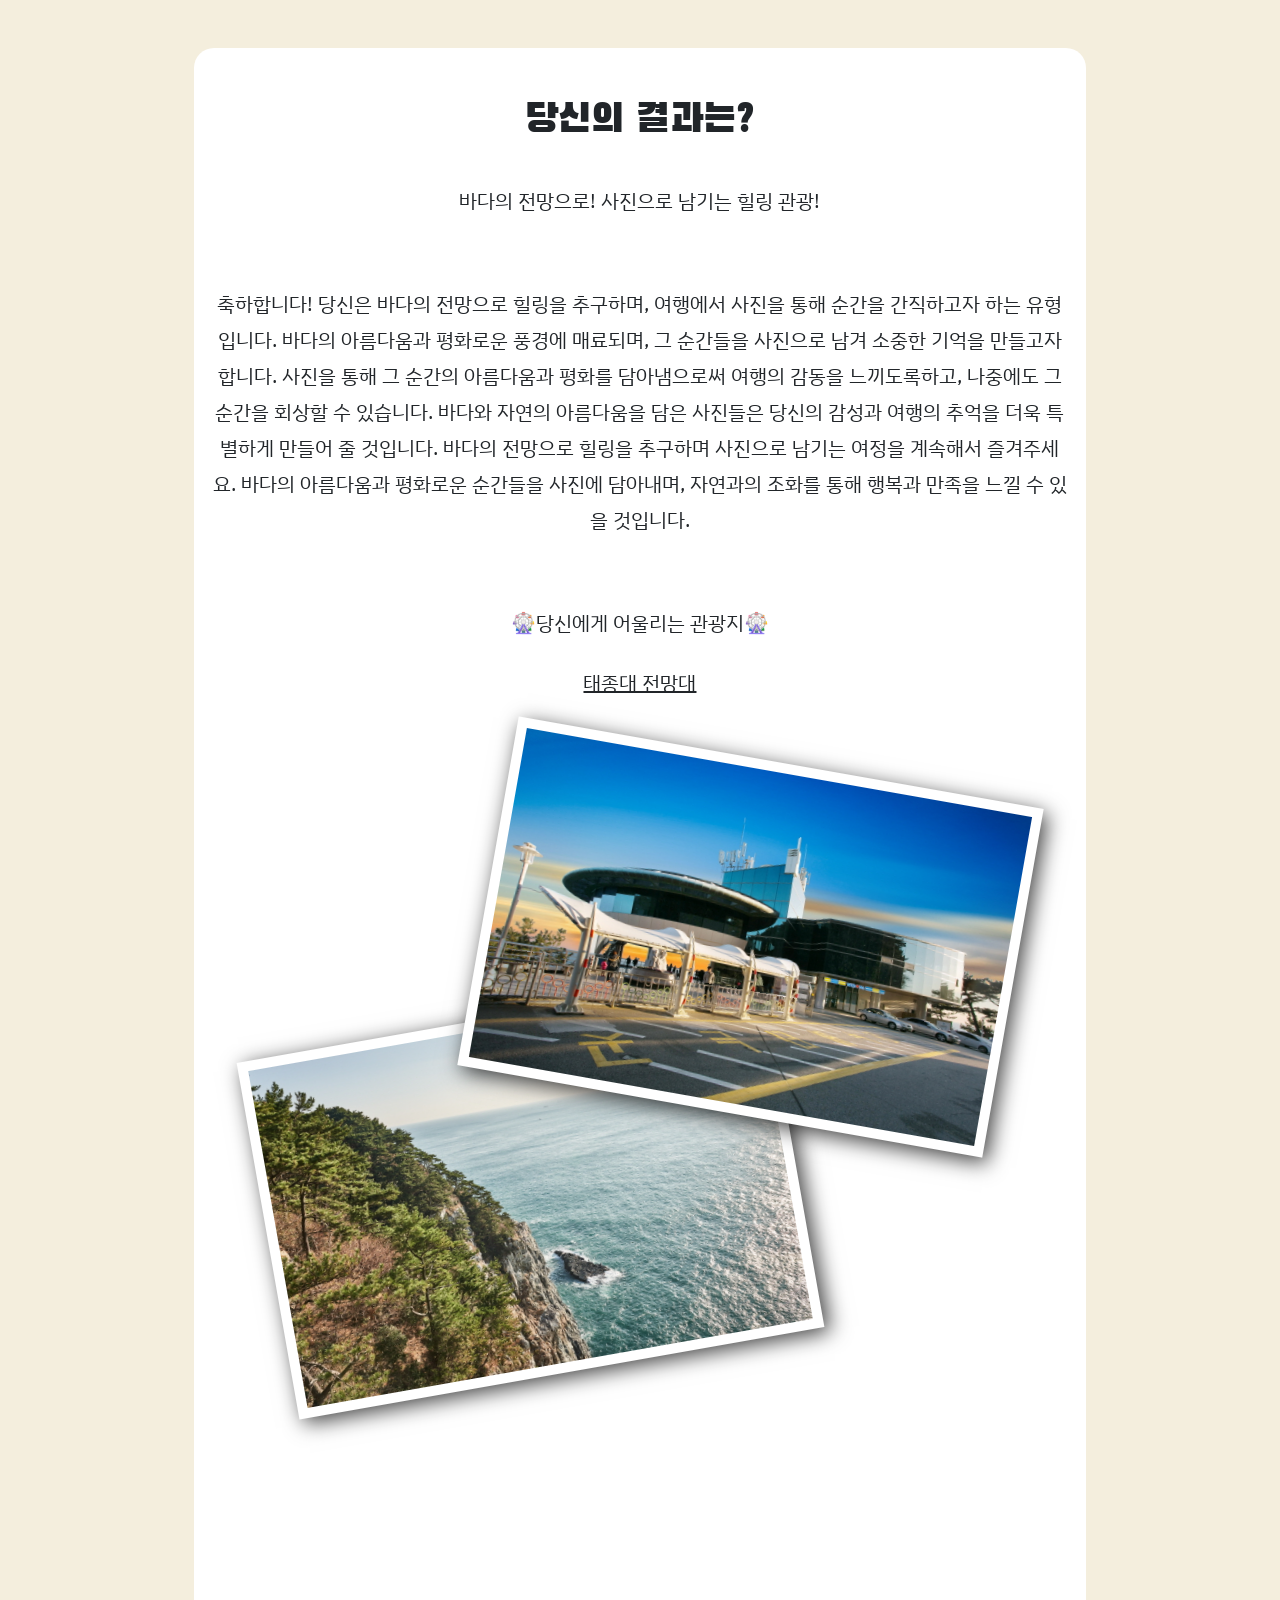
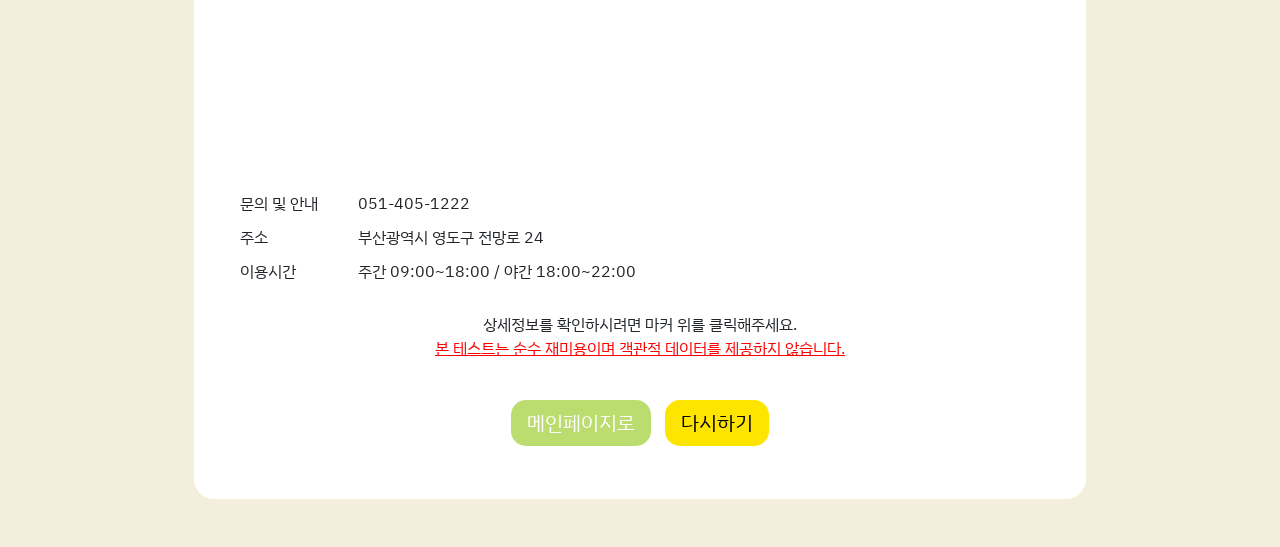
<file: TravelBTI/page/result-4.html>
<!DOCTYPE html>
<html lang="ko">

<head>
    <meta charset="UTF-8">
    <meta http-equiv="X-UA-Compatible" content="IE=edge" />
    <meta name="viewport" content="width=device-width, initial-scale=1.0" />
    <meta name="author" content="WebProgramming Team 4">
    <meta name="keywords" content="무장애관광지 추천 테스트">
    <meta name="description" content="무장애관광지 추천 테스트">

    <!-- sns share -->
    <meta property="og:url" content="https://travelmbtitest.netlify.app" />
    <meta property="og:title" content="무장애 관광지 추천 테스트" />
    <meta property="og:type" content="website" />
    <meta property="og:img" content="..img/share.png" />
    <meta property="og:description" content="테스트로 알아보는 나와 어울리는 무장애 관광지" />

    <!-- favicon -->
    <link rel="shortcut icon" href="../img/favicon.ico" />
    <link rel="apple-touch-icon-precomposed" href="../img/favicon.ico" />

    <!-- CSS3 파일 및 구글 웹 폰트 -->
    <link href="https://cdn.jsdelivr.net/npm/bootstrap@5.3.0/dist/css/bootstrap.min.css" rel="stylesheet"
        integrity="sha384-9ndCyUaIbzAi2FUVXJi0CjmCapSmO7SnpJef0486qhLnuZ2cdeRhO02iuK6FUUVM" crossorigin="anonymous">
    <link rel="preconnect" href="https://fonts.googleapis.com">
    <link rel="preconnect" href="https://fonts.gstatic.com" crossorigin>
    <link href="https://fonts.googleapis.com/css2?family=IBM+Plex+Sans+KR&display=swap" rel="stylesheet">
    <link rel="preconnect" href="https://fonts.googleapis.com">
    <link rel="preconnect" href="https://fonts.gstatic.com" crossorigin>
    <link href="https://fonts.googleapis.com/css2?family=Black+Han+Sans&display=swap" rel="stylesheet">
    
    <link rel="stylesheet" href="../css/default.css">
    <link rel="stylesheet" href="../css/main.css">
    <link rel="stylesheet" href="../css/qna.css">
    <link rel="stylesheet" href="../css/animation.css">
    <link rel="stylesheet" href="../css/result.css">

    <title>무장애 관광지 추천 테스트</title>
    
</head>
<body>
    <div class="container">
        <section id="main" class="mx-auto my-5 py-5 px-3">
            <h1>당신의 결과는?</h1>
            <div class="resultname">
                <p>바다의 전망으로! 사진으로 남기는 힐링 관광!</p>
            </div>

            <div class="resultDesc">
                <p>축하합니다! 당신은 바다의 전망으로 힐링을 추구하며, 여행에서 사진을 통해 순간을 간직하고자 하는 유형입니다. 바다의 아름다움과 평화로운 풍경에 매료되며, 그 순간들을 사진으로 남겨 소중한 기억을 만들고자 합니다.
                    사진을 통해 그 순간의 아름다움과 평화를 담아냄으로써 여행의 감동을 느끼도록하고, 나중에도 그 순간을 회상할 수 있습니다.
                    바다와 자연의 아름다움을 담은 사진들은 당신의 감성과 여행의 추억을 더욱 특별하게 만들어 줄 것입니다.
                    바다의 전망으로 힐링을 추구하며 사진으로 남기는 여정을 계속해서 즐겨주세요. 바다의 아름다움과 평화로운 순간들을 사진에 담아내며, 자연과의 조화를 통해 행복과 만족을 느낄 수 있을 것입니다.
                </p>
            </div>
     
            <div class="resultname-s">
                🎡당신에게 어울리는 관광지🎡<br><br>
                <span style="text-decoration: underline;">태종대 전망대</span>
            </div>
            
            <div class="slide-tr-r" style="margin: 80px 0px -100px 100px ;">
                <img src="../img/img11.jpeg" alt="태종대 전망대">
            </div>

            <div class="slide-tr-l" style="margin: 0px 100px 60px 0px ;">
                <img src="../img/img12.jpeg" alt="태종대 전망대">
            </div>
                   
            <div id="map" style="width:100%;height:300px;margin:30px auto 30px;"></div>

            <script type="text/javascript" src="http://dapi.kakao.com/v2/maps/sdk.js?appkey=1cf1c14670be051dd5c93a0435ff04d7&libraries=services"></script>
            <script>
                var mapContainer = document.getElementById('map'), // 지도를 표시할 div 
                    mapOption = {
                        center: new kakao.maps.LatLng(35.05039907, 129.0883893), // 지도의 중심좌표
                        level: 4, // 지도의 확대 레벨
                        mapTypeId : kakao.maps.MapTypeId.ROADMAP // 지도종류
                    }; 
        
                // 지도를 생성한다 
                var map = new kakao.maps.Map(mapContainer, mapOption); 
        
                // 지도에 확대 축소 컨트롤을 생성한다
                var zoomControl = new kakao.maps.ZoomControl();
        
                // 지도의 우측에 확대 축소 컨트롤을 추가한다
                map.addControl(zoomControl, kakao.maps.ControlPosition.RIGHT);
        
                var imageSrc = '../img/icon-maps.png', // 마커이미지의 주소입니다    
                imageSize = new kakao.maps.Size(50, 50), // 마커이미지의 크기입니다
                imageOption = {offset: new kakao.maps.Point(27, 69)}; // 마커이미지의 옵션입니다. 마커의 좌표와 일치시킬 이미지 안에서의 좌표를 설정합니다.
            
                // 마커의 이미지정보를 가지고 있는 마커이미지를 생성합니다
                var markerImage = new kakao.maps.MarkerImage(imageSrc, imageSize, imageOption),
                    markerPosition = new kakao.maps.LatLng(35.05039907, 129.0883893); // 마커가 표시될 위치입니다
                
                // 마커를 생성합니다
                var marker = new kakao.maps.Marker({
                position: markerPosition,
                image: markerImage // 마커이미지 설정 
                });
                
                // 마커가 지도 위에 표시되도록 설정합니다
                marker.setMap(map);  

                // 커스텀 오버레이에 표출될 내용으로 HTML 문자열이나 document element가 가능합니다
                var content = '<div class="customoverlay">' +
                    '  <a href="https://place.map.kakao.com/8109574" target="_blank">' +
                    '    <span class="title">태종대 전망대</span>' +
                    '  </a>' +
                    '</div>';
                
                // 커스텀 오버레이가 표시될 위치입니다 
                var position = new kakao.maps.LatLng(35.05039907, 129.0883893);  

                // 커스텀 오버레이를 생성합니다
                var customOverlay = new kakao.maps.CustomOverlay({
                    map: map,
                    position: position,
                    content: content,
                    yAnchor: 1 
                });
        
            </script>

            <table style="text-align: left; margin-left:20px;">
                <tr>
                    <td>문의 및 안내</td>
                    <td>051-405-1222</td>
                </tr>
                <tr>
                    <td>주소</td>
                    <td>부산광역시 영도구 전망로 24</td>
                </tr>
                <tr>
                    <td>이용시간</td>
                    <td>주간 09:00~18:00 / 야간 18:00~22:00</td>
                </tr>
                
            </table>

            <br><span>상세정보를 확인하시려면 마커 위를 클릭해주세요.</span><br>
            <span style="color: red; text-decoration: underline;">
                본 테스트는 순수 재미용이며 객관적 데이터를 제공하지 않습니다.</span><br><br>
            <button type="button" class="gohome mt-3 py-2 px-3" onclick="gohome()">메인페이지로</button> 
            <button type="button" class="retry mt-3 py-2 px-3" onclick="retry()">다시하기</button>
        </section>    
        <script>
            function retry() {
                location.href = "../TravelBTI.html";
                }
            function gohome() {
                location.href = "../../index.html";
            }
        </script>
    </div>

</body>
</html>
</file>
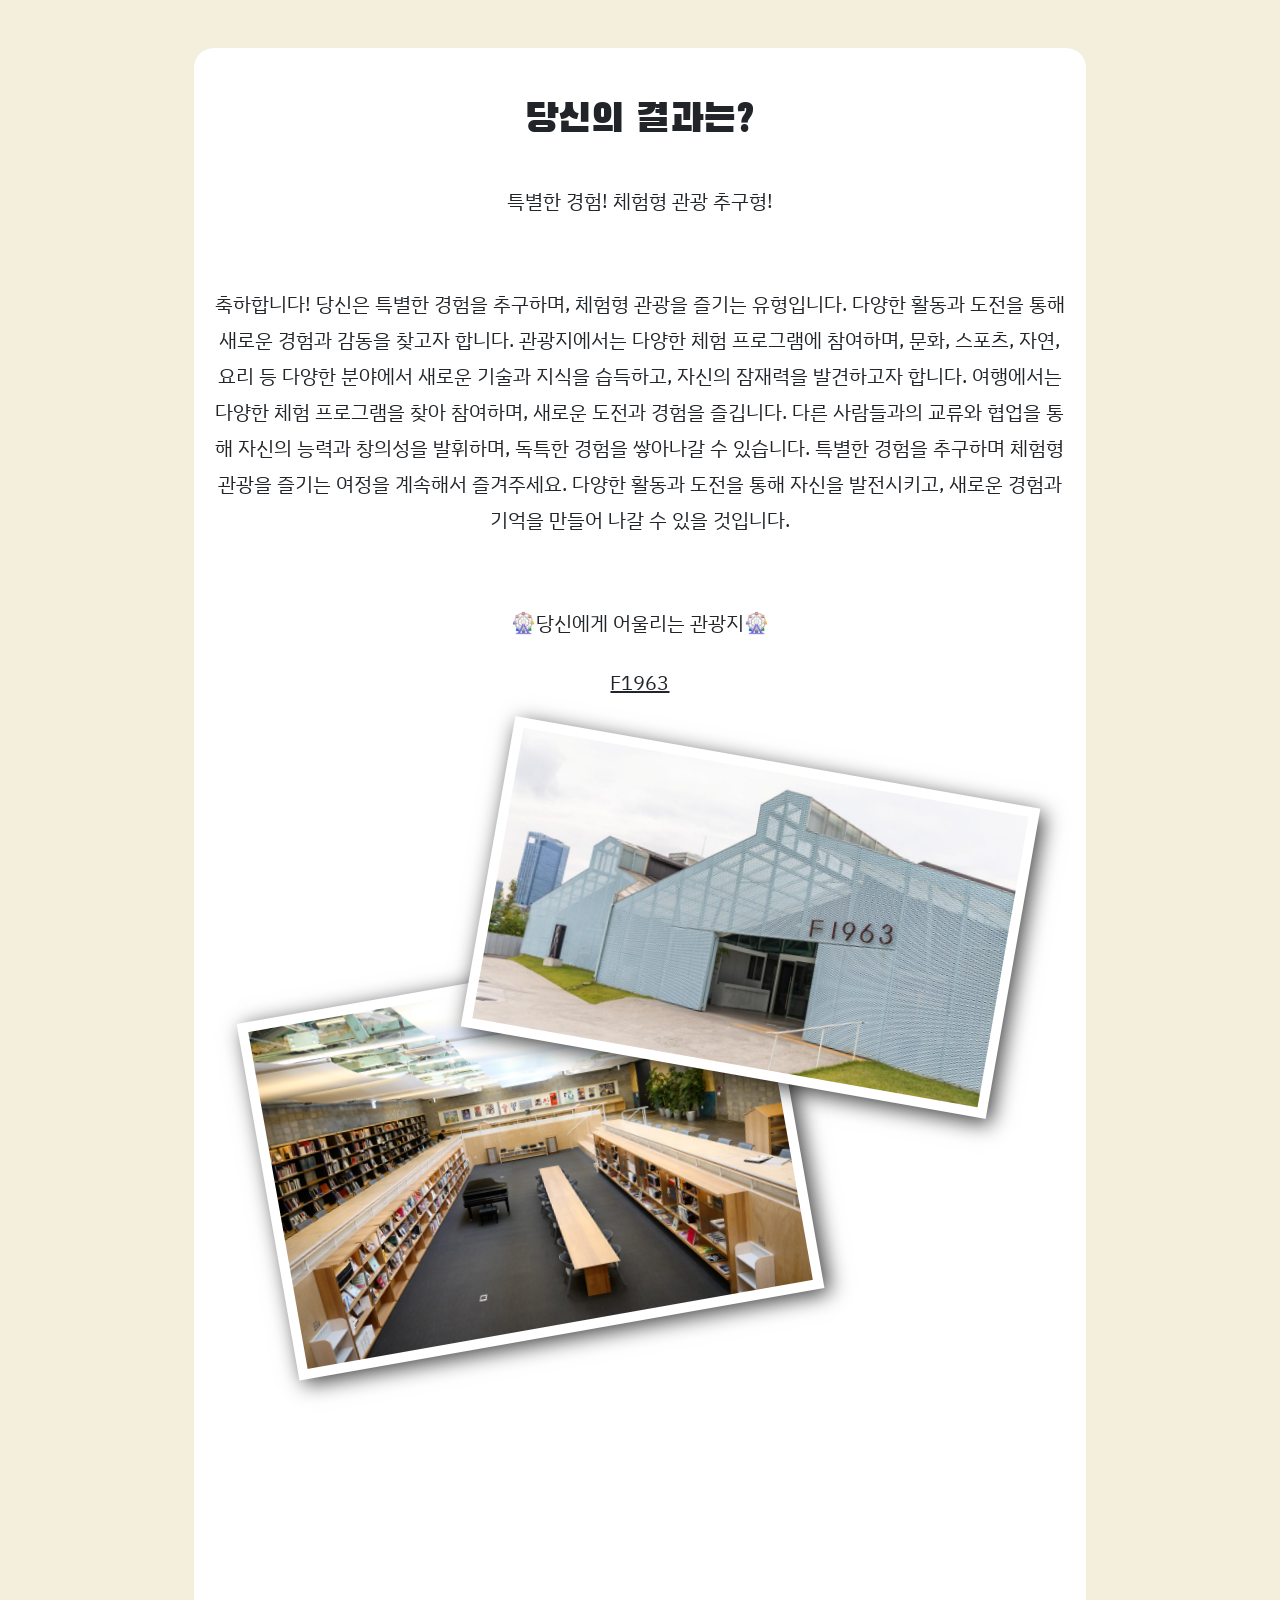
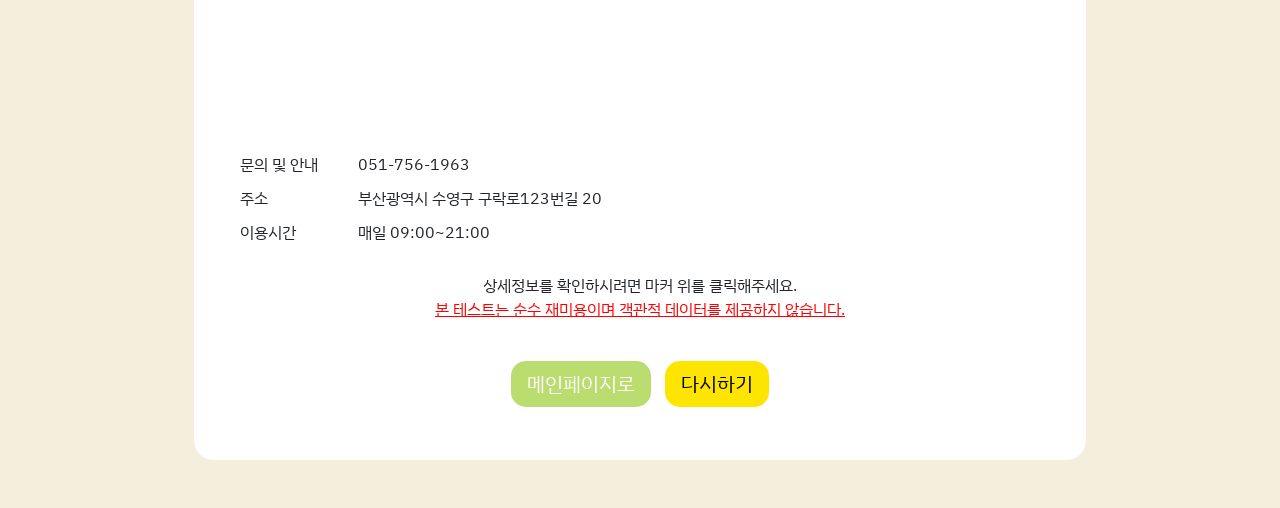
<file: TravelBTI/page/result-5.html>
<!DOCTYPE html>
<html lang="ko">

<head>
    <meta charset="UTF-8">
    <meta http-equiv="X-UA-Compatible" content="IE=edge" />
    <meta name="viewport" content="width=device-width, initial-scale=1.0" />
    <meta name="author" content="WebProgramming Team 4">
    <meta name="keywords" content="무장애관광지 추천 테스트">
    <meta name="description" content="무장애관광지 추천 테스트">

    <!-- sns share -->
    <meta property="og:url" content="https://travelmbtitest.netlify.app" />
    <meta property="og:title" content="무장애 관광지 추천 테스트" />
    <meta property="og:type" content="website" />
    <meta property="og:img" content="..img/share.png" />
    <meta property="og:description" content="테스트로 알아보는 나와 어울리는 무장애 관광지" />

    <!-- favicon -->
    <link rel="shortcut icon" href="../img/favicon.ico" />
    <link rel="apple-touch-icon-precomposed" href="../img/favicon.ico" />

    <!-- CSS3 파일 및 구글 웹 폰트 -->
    <link href="https://cdn.jsdelivr.net/npm/bootstrap@5.3.0/dist/css/bootstrap.min.css" rel="stylesheet"
        integrity="sha384-9ndCyUaIbzAi2FUVXJi0CjmCapSmO7SnpJef0486qhLnuZ2cdeRhO02iuK6FUUVM" crossorigin="anonymous">
    <link rel="preconnect" href="https://fonts.googleapis.com">
    <link rel="preconnect" href="https://fonts.gstatic.com" crossorigin>
    <link href="https://fonts.googleapis.com/css2?family=IBM+Plex+Sans+KR&display=swap" rel="stylesheet">
    <link rel="preconnect" href="https://fonts.googleapis.com">
    <link rel="preconnect" href="https://fonts.gstatic.com" crossorigin>
    <link href="https://fonts.googleapis.com/css2?family=Black+Han+Sans&display=swap" rel="stylesheet">
    
    <link rel="stylesheet" href="../css/default.css">
    <link rel="stylesheet" href="../css/main.css">
    <link rel="stylesheet" href="../css/qna.css">
    <link rel="stylesheet" href="../css/animation.css">
    <link rel="stylesheet" href="../css/result.css">

    <title>무장애 관광지 추천 테스트</title>
    
</head>
<body>
    <div class="container">
        <section id="main" class="mx-auto my-5 py-5 px-3">
            <h1>당신의 결과는?</h1>
            <div class="resultname">
                <p>특별한 경험! 체험형 관광 추구형!</p>
            </div>

            <div class="resultDesc">
                <p>축하합니다! 당신은 특별한 경험을 추구하며, 체험형 관광을 즐기는 유형입니다. 다양한 활동과 도전을 통해 새로운 경험과 감동을 찾고자 합니다.
                    관광지에서는 다양한 체험 프로그램에 참여하며, 문화, 스포츠, 자연, 요리 등 다양한 분야에서 새로운 기술과 지식을 습득하고, 자신의 잠재력을 발견하고자 합니다.
                    여행에서는 다양한 체험 프로그램을 찾아 참여하며, 새로운 도전과 경험을 즐깁니다. 다른 사람들과의 교류와 협업을 통해 자신의 능력과 창의성을 발휘하며, 독특한 경험을 쌓아나갈 수 있습니다.
                    특별한 경험을 추구하며 체험형 관광을 즐기는 여정을 계속해서 즐겨주세요. 다양한 활동과 도전을 통해 자신을 발전시키고, 새로운 경험과 기억을 만들어 나갈 수 있을 것입니다.
                </p>
            </div>
     
            <div class="resultname-s">
                🎡당신에게 어울리는 관광지🎡<br><br>
                <span style="text-decoration: underline;">F1963</span>
            </div>
            
            <div class="slide-tr-r" style="margin: 80px 0px -100px 100px ;">
                <img src="../img/img13.jpeg" alt="F1963">
            </div>

            <div class="slide-tr-l" style="margin: 0px 100px 60px 0px ;">
                <img src="../img/img14.jpeg" alt="F1963">
            </div>
                   
            <div id="map" style="width:100%;height:300px;margin:30px auto 30px;"></div>

            <script type="text/javascript" src="http://dapi.kakao.com/v2/maps/sdk.js?appkey=1cf1c14670be051dd5c93a0435ff04d7&libraries=services"></script>
            <script>
                var mapContainer = document.getElementById('map'), // 지도를 표시할 div 
                    mapOption = {
                        center: new kakao.maps.LatLng(35.17678543, 129.1155141), // 지도의 중심좌표
                        level: 4, // 지도의 확대 레벨
                        mapTypeId : kakao.maps.MapTypeId.ROADMAP // 지도종류
                    }; 
        
                // 지도를 생성한다 
                var map = new kakao.maps.Map(mapContainer, mapOption); 
        
                // 지도에 확대 축소 컨트롤을 생성한다
                var zoomControl = new kakao.maps.ZoomControl();
        
                // 지도의 우측에 확대 축소 컨트롤을 추가한다
                map.addControl(zoomControl, kakao.maps.ControlPosition.RIGHT);
        
                var imageSrc = '../img/icon-maps.png', // 마커이미지의 주소입니다    
                imageSize = new kakao.maps.Size(50, 50), // 마커이미지의 크기입니다
                imageOption = {offset: new kakao.maps.Point(27, 69)}; // 마커이미지의 옵션입니다. 마커의 좌표와 일치시킬 이미지 안에서의 좌표를 설정합니다.
            
                // 마커의 이미지정보를 가지고 있는 마커이미지를 생성합니다
                var markerImage = new kakao.maps.MarkerImage(imageSrc, imageSize, imageOption),
                    markerPosition = new kakao.maps.LatLng(35.17678543, 129.1155141); // 마커가 표시될 위치입니다
                
                // 마커를 생성합니다
                var marker = new kakao.maps.Marker({
                position: markerPosition,
                image: markerImage // 마커이미지 설정 
                });
                
                // 마커가 지도 위에 표시되도록 설정합니다
                marker.setMap(map);  

                // 커스텀 오버레이에 표출될 내용으로 HTML 문자열이나 document element가 가능합니다
                var content = '<div class="customoverlay">' +
                    '  <a href="https://place.map.kakao.com/1440701601" target="_blank">' +
                    '    <span class="title">F1963</span>' +
                    '  </a>' +
                    '</div>';
                
                // 커스텀 오버레이가 표시될 위치입니다 
                var position = new kakao.maps.LatLng(35.17678543, 129.1155141);  

                // 커스텀 오버레이를 생성합니다
                var customOverlay = new kakao.maps.CustomOverlay({
                    map: map,
                    position: position,
                    content: content,
                    yAnchor: 1 
                });
        
            </script>

            <table style="text-align: left; margin-left:20px;">
                <tr>
                    <td>문의 및 안내</td>
                    <td>051-756-1963</td>
                </tr>
                <tr>
                    <td>주소</td>
                    <td>부산광역시 수영구 구락로123번길 20</td>
                </tr>
                <tr>
                    <td>이용시간</td>
                    <td>매일 09:00~21:00</td>
                </tr>
                
            </table>

            <br><span>상세정보를 확인하시려면 마커 위를 클릭해주세요.</span><br>
            <span style="color: red; text-decoration: underline;">
                본 테스트는 순수 재미용이며 객관적 데이터를 제공하지 않습니다.</span><br><br>
            <button type="button" class="gohome mt-3 py-2 px-3" onclick="gohome()">메인페이지로</button> 
            <button type="button" class="retry mt-3 py-2 px-3" onclick="retry()">다시하기</button>
        </section>    
        <script>
            function retry() {
                location.href = "../TravelBTI.html";
                }
            function gohome() {
                location.href = "../../index.html";
            }
        </script>
    </div>

</body>
</html>
</file>
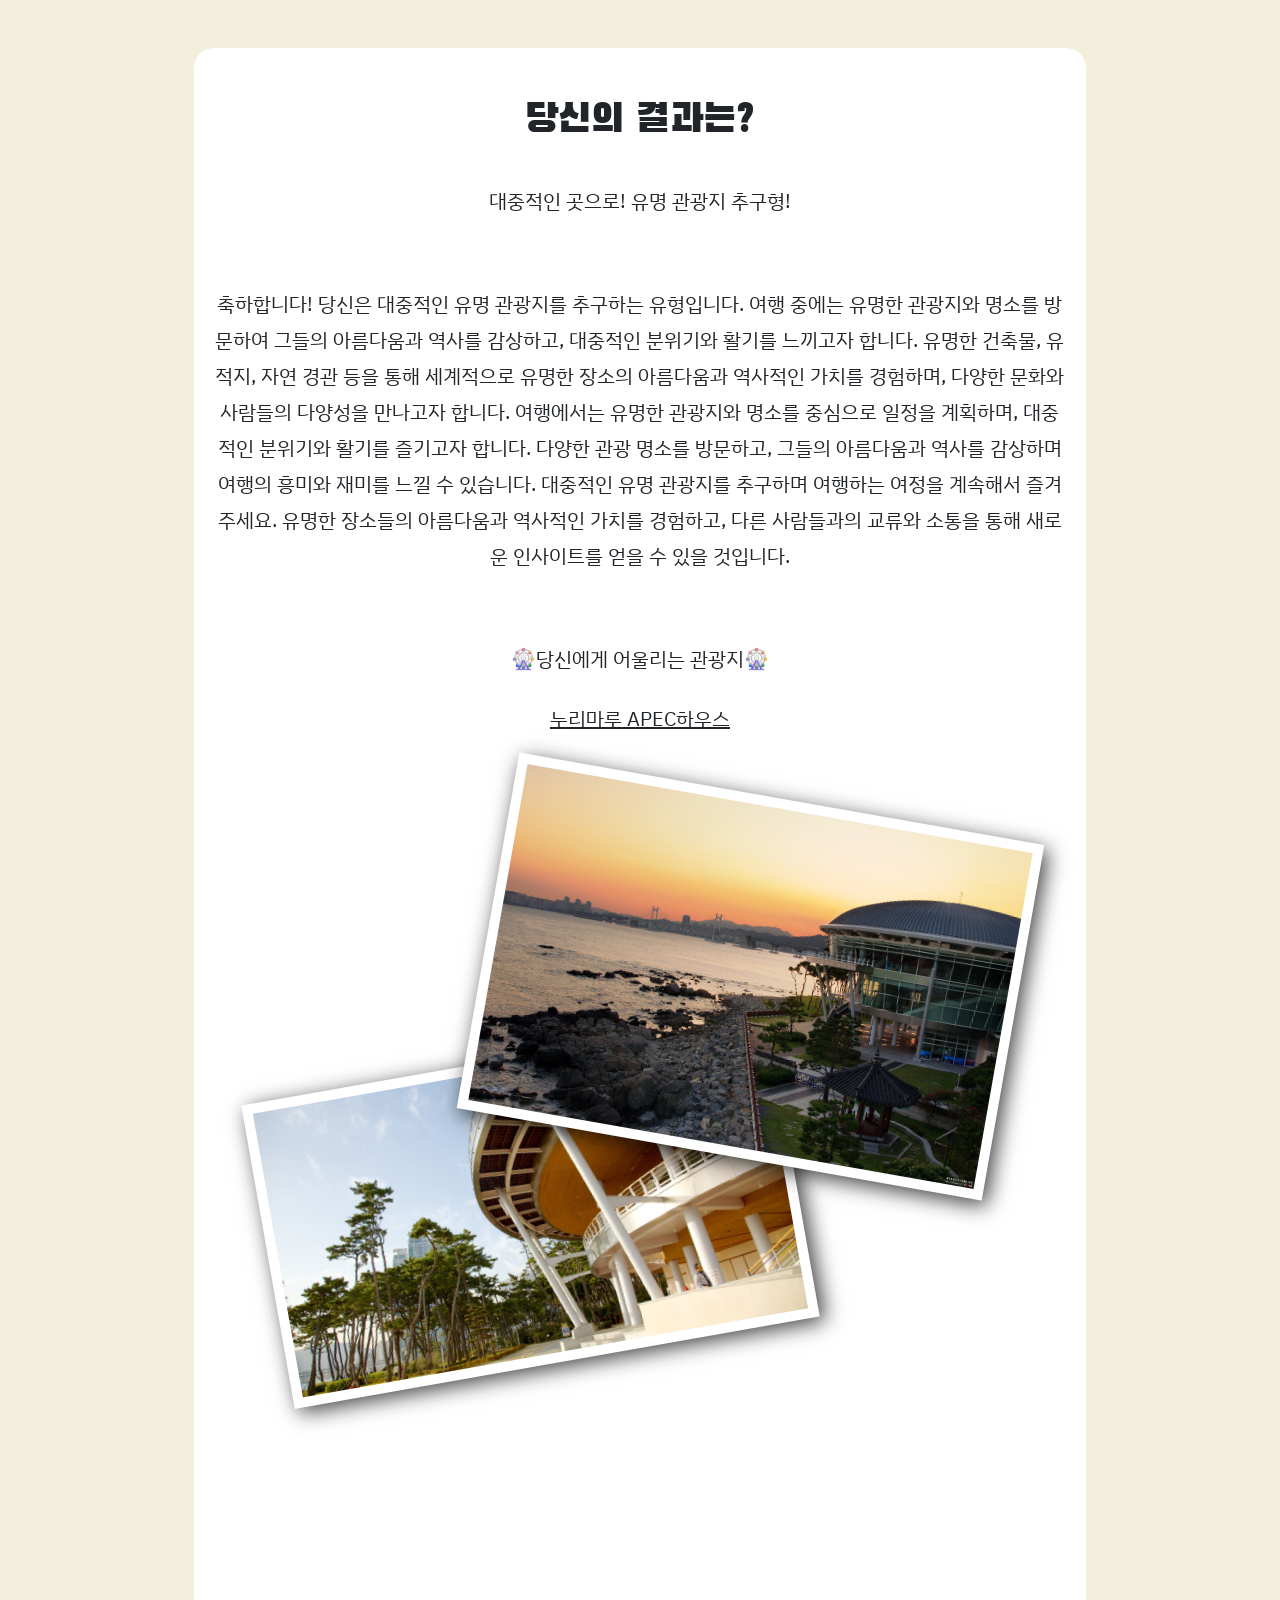
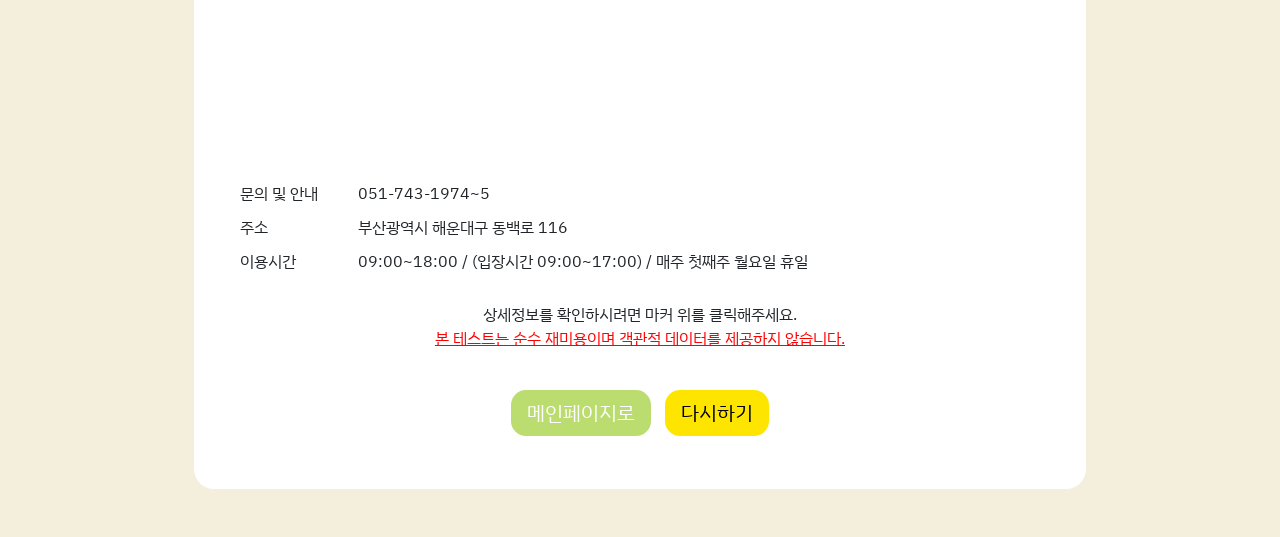
<file: TravelBTI/page/result-6.html>
<!DOCTYPE html>
<html lang="ko">

<head>
    <meta charset="UTF-8">
    <meta http-equiv="X-UA-Compatible" content="IE=edge" />
    <meta name="viewport" content="width=device-width, initial-scale=1.0" />
    <meta name="author" content="WebProgramming Team 4">
    <meta name="keywords" content="무장애관광지 추천 테스트">
    <meta name="description" content="무장애관광지 추천 테스트">

    <!-- sns share -->
    <meta property="og:url" content="https://travelmbtitest.netlify.app" />
    <meta property="og:title" content="무장애 관광지 추천 테스트" />
    <meta property="og:type" content="website" />
    <meta property="og:img" content="..img/share.png" />
    <meta property="og:description" content="테스트로 알아보는 나와 어울리는 무장애 관광지" />

    <!-- favicon -->
    <link rel="shortcut icon" href="../img/favicon.ico" />
    <link rel="apple-touch-icon-precomposed" href="../img/favicon.ico" />

    <!-- CSS3 파일 및 구글 웹 폰트 -->
    <link href="https://cdn.jsdelivr.net/npm/bootstrap@5.3.0/dist/css/bootstrap.min.css" rel="stylesheet"
        integrity="sha384-9ndCyUaIbzAi2FUVXJi0CjmCapSmO7SnpJef0486qhLnuZ2cdeRhO02iuK6FUUVM" crossorigin="anonymous">
    <link rel="preconnect" href="https://fonts.googleapis.com">
    <link rel="preconnect" href="https://fonts.gstatic.com" crossorigin>
    <link href="https://fonts.googleapis.com/css2?family=IBM+Plex+Sans+KR&display=swap" rel="stylesheet">
    <link rel="preconnect" href="https://fonts.googleapis.com">
    <link rel="preconnect" href="https://fonts.gstatic.com" crossorigin>
    <link href="https://fonts.googleapis.com/css2?family=Black+Han+Sans&display=swap" rel="stylesheet">
    
    <link rel="stylesheet" href="../css/default.css">
    <link rel="stylesheet" href="../css/main.css">
    <link rel="stylesheet" href="../css/qna.css">
    <link rel="stylesheet" href="../css/animation.css">
    <link rel="stylesheet" href="../css/result.css">
    
    <title>무장애 관광지 추천 테스트</title>
    
</head>
<body>
    <div class="container">
        <section id="main" class="mx-auto my-5 py-5 px-3">
            <h1>당신의 결과는?</h1>
            <div class="resultname">
                <p>대중적인 곳으로! 유명 관광지 추구형!</p>
            </div>

            <div class="resultDesc">
                <p>축하합니다! 당신은 대중적인 유명 관광지를 추구하는 유형입니다. 여행 중에는 유명한 관광지와 명소를 방문하여 그들의 아름다움과 역사를 감상하고, 대중적인 분위기와 활기를 느끼고자 합니다.
                    유명한 건축물, 유적지, 자연 경관 등을 통해 세계적으로 유명한 장소의 아름다움과 역사적인 가치를 경험하며, 다양한 문화와 사람들의 다양성을 만나고자 합니다.
                    여행에서는 유명한 관광지와 명소를 중심으로 일정을 계획하며, 대중적인 분위기와 활기를 즐기고자 합니다. 다양한 관광 명소를 방문하고, 그들의 아름다움과 역사를 감상하며 여행의 흥미와 재미를 느낄 수 있습니다.
                    대중적인 유명 관광지를 추구하며 여행하는 여정을 계속해서 즐겨주세요. 유명한 장소들의 아름다움과 역사적인 가치를 경험하고, 다른 사람들과의 교류와 소통을 통해 새로운 인사이트를 얻을 수 있을 것입니다.
                </p>
            </div>
     
            <div class="resultname-s">
                🎡당신에게 어울리는 관광지🎡<br><br>
                <span style="text-decoration: underline;">누리마루 APEC하우스</span>
            </div>
            
            <div class="slide-tr-r" style="margin: 80px 0px -100px 100px ;">
                <img src="../img/img15.jpeg" alt="누리마루 APEC하우스">
            </div>

            <div class="slide-tr-l" style="margin: 0px 100px 60px 0px ;">
                <img src="../img/img16.jpeg" alt="누리마루 APEC하우스">
            </div>
                   
            <div id="map" style="width:100%;height:300px;margin:30px auto 30px;"></div>

            <script type="text/javascript" src="http://dapi.kakao.com/v2/maps/sdk.js?appkey=1cf1c14670be051dd5c93a0435ff04d7&libraries=services"></script>
            <script>
                var mapContainer = document.getElementById('map'), // 지도를 표시할 div 
                    mapOption = {
                        center: new kakao.maps.LatLng(35.15239438, 129.1513116), // 지도의 중심좌표
                        level: 4, // 지도의 확대 레벨
                        mapTypeId : kakao.maps.MapTypeId.ROADMAP // 지도종류
                    }; 
        
                // 지도를 생성한다 
                var map = new kakao.maps.Map(mapContainer, mapOption); 
        
                // 지도에 확대 축소 컨트롤을 생성한다
                var zoomControl = new kakao.maps.ZoomControl();
        
                // 지도의 우측에 확대 축소 컨트롤을 추가한다
                map.addControl(zoomControl, kakao.maps.ControlPosition.RIGHT);
        
                var imageSrc = '../img/icon-maps.png', // 마커이미지의 주소입니다    
                imageSize = new kakao.maps.Size(50, 50), // 마커이미지의 크기입니다
                imageOption = {offset: new kakao.maps.Point(27, 69)}; // 마커이미지의 옵션입니다. 마커의 좌표와 일치시킬 이미지 안에서의 좌표를 설정합니다.
            
                // 마커의 이미지정보를 가지고 있는 마커이미지를 생성합니다
                var markerImage = new kakao.maps.MarkerImage(imageSrc, imageSize, imageOption),
                    markerPosition = new kakao.maps.LatLng(35.15239438, 129.1513116); // 마커가 표시될 위치입니다
                
                // 마커를 생성합니다
                var marker = new kakao.maps.Marker({
                position: markerPosition,
                image: markerImage // 마커이미지 설정 
                });
                
                // 마커가 지도 위에 표시되도록 설정합니다
                marker.setMap(map);  

                // 커스텀 오버레이에 표출될 내용으로 HTML 문자열이나 document element가 가능합니다
                var content = '<div class="customoverlay">' +
                    '  <a href="https://place.map.kakao.com/8192337" target="_blank">' +
                    '    <span class="title">누리마루 APEC하우스</span>' +
                    '  </a>' +
                    '</div>';
                
                // 커스텀 오버레이가 표시될 위치입니다 
                var position = new kakao.maps.LatLng(35.15239438, 129.1513116);  

                // 커스텀 오버레이를 생성합니다
                var customOverlay = new kakao.maps.CustomOverlay({
                    map: map,
                    position: position,
                    content: content,
                    yAnchor: 1 
                });
        
            </script>

            <table style="text-align: left; margin-left:20px;">
                <tr>
                    <td>문의 및 안내</td>
                    <td>051-743-1974~5</td>
                </tr>
                <tr>
                    <td>주소</td>
                    <td>부산광역시 해운대구 동백로 116</td>
                </tr>
                <tr>
                    <td>이용시간</td>
                    <td>09:00~18:00 / (입장시간 09:00~17:00) / 매주 첫째주 월요일 휴일</td>
                </tr>
                
            </table>

            <br><span>상세정보를 확인하시려면 마커 위를 클릭해주세요.</span><br>
            <span style="color: red; text-decoration: underline;">
                본 테스트는 순수 재미용이며 객관적 데이터를 제공하지 않습니다.</span><br><br>
            <button type="button" class="gohome mt-3 py-2 px-3" onclick="gohome()">메인페이지로</button> 
            <button type="button" class="retry mt-3 py-2 px-3" onclick="retry()">다시하기</button>
        </section>    
        <script>
            function retry() {
                location.href = "../TravelBTI.html";
                }
            function gohome() {
                location.href = "../../index.html";
            }
        </script>
    </div>

</body>
</html>
</file>
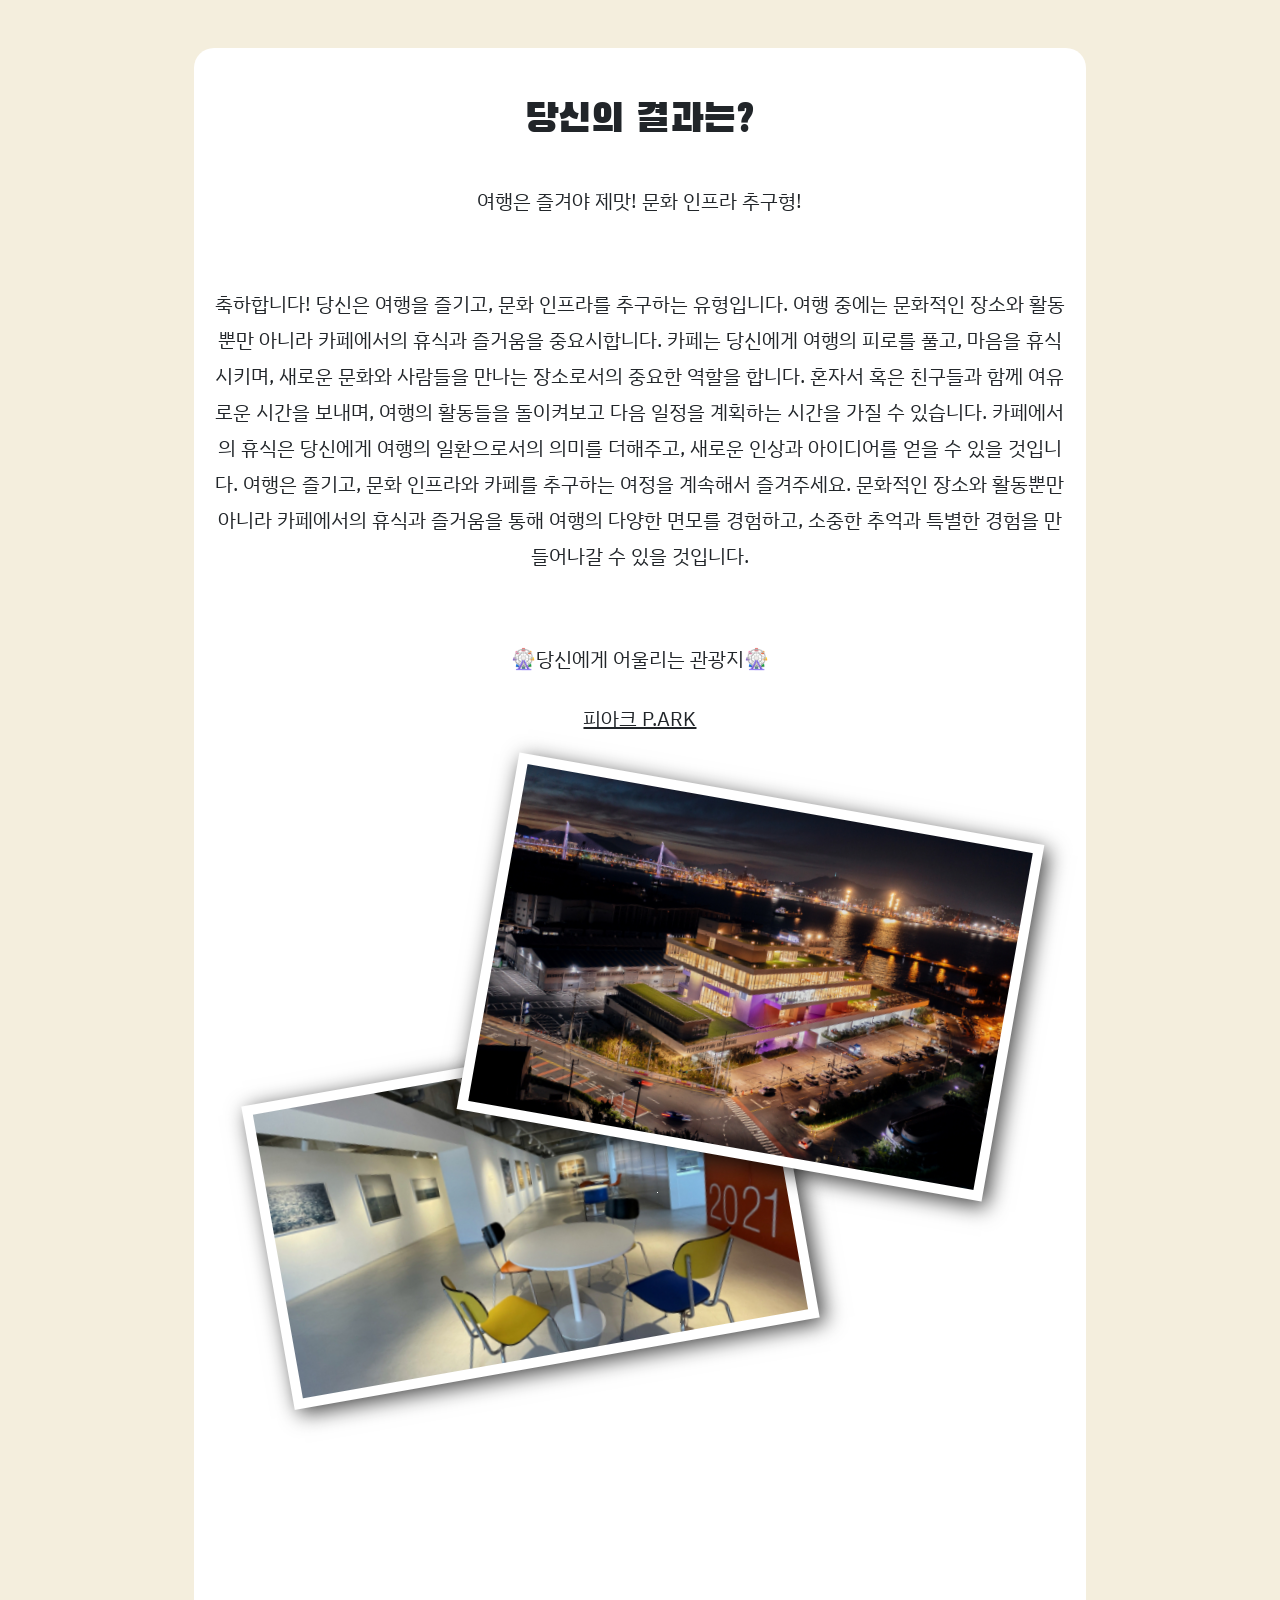
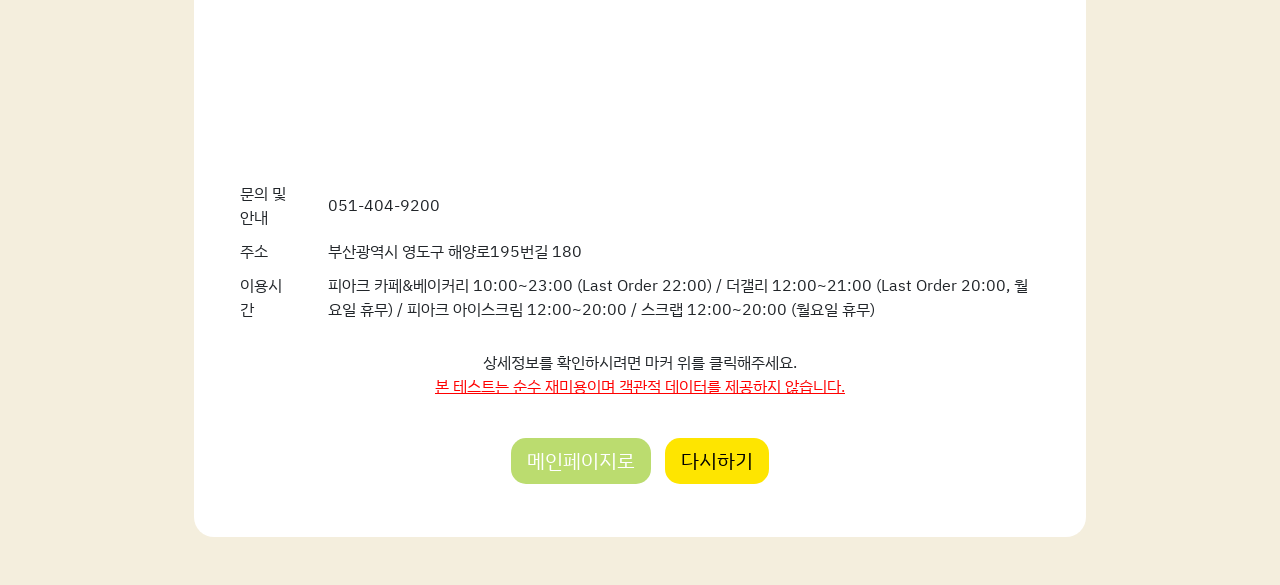
<file: TravelBTI/page/result-7.html>
<!DOCTYPE html>
<html lang="ko">

<head>
    <meta charset="UTF-8">
    <meta http-equiv="X-UA-Compatible" content="IE=edge" />
    <meta name="viewport" content="width=device-width, initial-scale=1.0" />
    <meta name="author" content="WebProgramming Team 4">
    <meta name="keywords" content="무장애관광지 추천 테스트">
    <meta name="description" content="무장애관광지 추천 테스트">

    <!-- sns share -->
    <meta property="og:url" content="https://travelmbtitest.netlify.app" />
    <meta property="og:title" content="무장애 관광지 추천 테스트" />
    <meta property="og:type" content="website" />
    <meta property="og:img" content="..img/share.png" />
    <meta property="og:description" content="테스트로 알아보는 나와 어울리는 무장애 관광지" />

    <!-- favicon -->
    <link rel="shortcut icon" href="../img/favicon.ico" />
    <link rel="apple-touch-icon-precomposed" href="../img/favicon.ico" />

    <!-- CSS3 파일 및 구글 웹 폰트 -->
    <link href="https://cdn.jsdelivr.net/npm/bootstrap@5.3.0/dist/css/bootstrap.min.css" rel="stylesheet"
        integrity="sha384-9ndCyUaIbzAi2FUVXJi0CjmCapSmO7SnpJef0486qhLnuZ2cdeRhO02iuK6FUUVM" crossorigin="anonymous">
    <link rel="preconnect" href="https://fonts.googleapis.com">
    <link rel="preconnect" href="https://fonts.gstatic.com" crossorigin>
    <link href="https://fonts.googleapis.com/css2?family=IBM+Plex+Sans+KR&display=swap" rel="stylesheet">
    <link rel="preconnect" href="https://fonts.googleapis.com">
    <link rel="preconnect" href="https://fonts.gstatic.com" crossorigin>
    <link href="https://fonts.googleapis.com/css2?family=Black+Han+Sans&display=swap" rel="stylesheet">
    
    <link rel="stylesheet" href="../css/default.css">
    <link rel="stylesheet" href="../css/main.css">
    <link rel="stylesheet" href="../css/qna.css">
    <link rel="stylesheet" href="../css/animation.css">
    <link rel="stylesheet" href="../css/result.css">

    <title>무장애 관광지 추천 테스트</title>
</head>
<body>
    <div class="container">
        <section id="main" class="mx-auto my-5 py-5 px-3">
            <h1>당신의 결과는?</h1>
            <div class="resultname">
                <p>여행은 즐겨야 제맛! 문화 인프라 추구형!</p>
            </div>

            <div class="resultDesc">
                <p>축하합니다! 당신은 여행을 즐기고, 문화 인프라를 추구하는 유형입니다. 여행 중에는 문화적인 장소와 활동뿐만 아니라 카페에서의 휴식과 즐거움을 중요시합니다.
                    카페는 당신에게 여행의 피로를 풀고, 마음을 휴식시키며, 새로운 문화와 사람들을 만나는 장소로서의 중요한 역할을 합니다.
                    혼자서 혹은 친구들과 함께 여유로운 시간을 보내며, 여행의 활동들을 돌이켜보고 다음 일정을 계획하는 시간을 가질 수 있습니다. 카페에서의 휴식은 당신에게 여행의 일환으로서의 의미를 더해주고, 새로운 인상과 아이디어를 얻을 수 있을 것입니다.
                    여행은 즐기고, 문화 인프라와 카페를 추구하는 여정을 계속해서 즐겨주세요. 문화적인 장소와 활동뿐만 아니라 카페에서의 휴식과 즐거움을 통해 여행의 다양한 면모를 경험하고, 소중한 추억과 특별한 경험을 만들어나갈 수 있을 것입니다.
                </p>
            </div>
     
            <div class="resultname-s">
                🎡당신에게 어울리는 관광지🎡<br><br>
                <span style="text-decoration: underline;">피아크 P.ARK</span>
            </div>
            
            <div class="slide-tr-r" style="margin: 80px 0px -100px 100px ;">
                <img src="../img/img17.jpeg" alt="피아크 P.ARK">
            </div>

            <div class="slide-tr-l" style="margin: 0px 100px 60px 0px ;">
                <img src="../img/img18.jpeg" alt="피아크 P.ARK">
            </div>
                   
            <div id="map" style="width:100%;height:300px;margin:30px auto 30px;"></div>

            <script type="text/javascript" src="http://dapi.kakao.com/v2/maps/sdk.js?appkey=1cf1c14670be051dd5c93a0435ff04d7&libraries=services"></script>
            <script>
                var mapContainer = document.getElementById('map'), // 지도를 표시할 div 
                    mapOption = {
                        center: new kakao.maps.LatLng(35.08636984, 129.0767922), // 지도의 중심좌표
                        level: 4, // 지도의 확대 레벨
                        mapTypeId : kakao.maps.MapTypeId.ROADMAP // 지도종류
                    }; 
        
                // 지도를 생성한다 
                var map = new kakao.maps.Map(mapContainer, mapOption); 
        
                // 지도에 확대 축소 컨트롤을 생성한다
                var zoomControl = new kakao.maps.ZoomControl();
        
                // 지도의 우측에 확대 축소 컨트롤을 추가한다
                map.addControl(zoomControl, kakao.maps.ControlPosition.RIGHT);
        
                var imageSrc = '../img/icon-maps.png', // 마커이미지의 주소입니다    
                imageSize = new kakao.maps.Size(50, 50), // 마커이미지의 크기입니다
                imageOption = {offset: new kakao.maps.Point(27, 69)}; // 마커이미지의 옵션입니다. 마커의 좌표와 일치시킬 이미지 안에서의 좌표를 설정합니다.
            
                // 마커의 이미지정보를 가지고 있는 마커이미지를 생성합니다
                var markerImage = new kakao.maps.MarkerImage(imageSrc, imageSize, imageOption),
                    markerPosition = new kakao.maps.LatLng(35.08636984, 129.0767922); // 마커가 표시될 위치입니다
                
                // 마커를 생성합니다
                var marker = new kakao.maps.Marker({
                position: markerPosition,
                image: markerImage // 마커이미지 설정 
                });
                
                // 마커가 지도 위에 표시되도록 설정합니다
                marker.setMap(map);  

                // 커스텀 오버레이에 표출될 내용으로 HTML 문자열이나 document element가 가능합니다
                var content = '<div class="customoverlay">' +
                    '  <a href="https://place.map.kakao.com/679271425" target="_blank">' +
                    '    <span class="title">피아크 P.ARK</span>' +
                    '  </a>' +
                    '</div>';
                
                // 커스텀 오버레이가 표시될 위치입니다 
                var position = new kakao.maps.LatLng(35.08636984, 129.0767922);  

                // 커스텀 오버레이를 생성합니다
                var customOverlay = new kakao.maps.CustomOverlay({
                    map: map,
                    position: position,
                    content: content,
                    yAnchor: 1 
                });
        
            </script>

            <table style="text-align: left; margin-left:20px;">
                <tr>
                    <td>문의 및 안내</td>
                    <td>051-404-9200</td>
                </tr>
                <tr>
                    <td>주소</td>
                    <td>부산광역시 영도구 해양로195번길 180</td>
                </tr>
                <tr>
                    <td>이용시간</td>
                    <td>피아크 카페&베이커리 10:00~23:00 (Last Order 22:00) / 더갤리 12:00~21:00 (Last Order 20:00, 월요일 휴무) / 피아크 아이스크림 12:00~20:00 / 스크랩 12:00~20:00 (월요일 휴무)</td>
                </tr>
                
            </table>

            <br><span>상세정보를 확인하시려면 마커 위를 클릭해주세요.</span><br>
            <span style="color: red; text-decoration: underline;">
                본 테스트는 순수 재미용이며 객관적 데이터를 제공하지 않습니다.</span><br><br>
            <button type="button" class="gohome mt-3 py-2 px-3" onclick="gohome()">메인페이지로</button> 
            <button type="button" class="retry mt-3 py-2 px-3" onclick="retry()">다시하기</button>
        </section>    
        <script>
            function retry() {
                location.href = "../TravelBTI.html";
                }
            function gohome() {
                location.href = "../../index.html";
            }
        </script>
    </div>

</body>
</html>
</file>
<file: TravelBTI/css/default.css>
body {
    background-color: #f4eedd;
}

* {
    font-family: 'IBM Plex Sans KR', sans-serif;
}
</file>
<file: TravelBTI/css/main.css>
#main {
    background-color: white;
    width: 80%;
    text-align: center;
    border-radius: 20px;
}

h1 {
    font-family: 'Black Han Sans' !important;
}
p {
    font-size: 20px;
}

.btn {
    font-size: 20px;
    background-color: #bbdc6f; 
    color: white;
    border-radius: 5px;
    padding: 8px 15px;
    transition: all 0.4s;
}

.btn:focus {
    outline: none;
}

.btn:hover {
    background-color: #acc869;
    color: #5d5d54
}
</file>
<file: TravelBTI/css/qna.css>
#qna {
    display: none;
}

.qBox {
    background-color:  white;
    text-align: center;
    border-radius: 20px;
    font-size: 20px;
    width: 80%;

}

.answerList {
    background-color: #ddf584;
    border-radius: 24px;
    display: block;
    width: 80%;
    border: 0px;
}
.answerList:hover, .answerList:focus {
    background-color: #d7f56b;
    color: #ffffff;
    font-size: 20px;
}

.status{
    height: 20px;
    width: 80%;
    background-color: #f4eace;
    border-radius: 20px;
}

.statusBar{
    height: 100%;
    background-color: #f7e6b9;
    border-radius: 20px;
}
</file>
<file: TravelBTI/css/animation.css>
@keyframes fadeIn {
    from { opacity: 0; }
    to { opacity: 1; }
}

@keyframes fadeOut {
    from { opacity: 1; }
    to { opacity: 0; }
}

@-webkit-keyframes fadeIn {
    from { opacity: 0; }
    to { opacity: 1; }
}

@-webkit-keyframes fadeOut {
    from { opacity: 1; }
    to { opacity: 0; }
}

.fadeIn {
    animation : fadeIn;
    animation-duration: 0.5s;
}

.fadeOut {
    animation : fadeOut;
    animation-duration: 0.5s;
}
</file>
<file: TravelBTI/css/result.css>
#result {
    display: none;
    background-color: white;
    width: 80%;
    text-align: center;
    border-radius: 20px;
}

#resultCategory {
    background-color: white;
    width: 80%;
    text-align: center;
    border-radius: 20px;
}
.resultname {
    font-size: 24px;
    margin-top: 40px;
    margin-bottom: 50px;
    padding: 2px;
}

.resultname-s {
    font-size: 20px;
    margin: 2px;
    padding: 2px;
}

.resultDesc {
    font-size: 18px;
    margin-top: 8px;
    margin-bottom: 50px;
    padding: 2px;
    line-height: 1.8;
}

.gohome {
    background-color: #bbdc6f;
    color: white;
    border-radius: 15px;
    font-size: 20px;
    border: 0px;
    margin: 5px;
}

.gohome:hover, .gohome:focus {
    background-color: #acc869;
    color: #5d5d54;
    font-size: 20px;
}

.retry {
    background-color: #fee500;
    border-radius: 15px;
    font-size: 20px;
    border: 0px;
    margin: 5px;
}

.retry:hover, .retry:focus {
    background-color: #e9d202;
    color: #ffffff;
    font-size: 20px;
}



.customoverlay {position:relative;bottom:85px;border-radius:4px;border: 1px solid #ccc;border-bottom:2px solid #ddd;float:left;}
.customoverlay:nth-of-type(n) {border:0; box-shadow:0px 1px 2px #888;}
.customoverlay a {display:block;text-decoration:none;color:#000;text-align:center;border-radius:6px;font-size:14px;font-weight:bold;overflow:hidden;background: #d95050;background: #d95050 url(https://t1.daumcdn.net/localimg/localimages/07/mapapidoc/arrow_white.png) no-repeat right 14px center;}
.customoverlay .title {display:block;text-align:center;background:#fff;margin-right:35px;padding:10px 15px;font-size:14px;font-weight:bold;}
.customoverlay:after {content:'';position:absolute;margin-left:-12px;left:50%;bottom:-12px;width:22px;height:12px;background:url('https://t1.daumcdn.net/localimg/localimages/07/mapapidoc/vertex_white.png')}

/* 사진 애니메이션 */

.slide-tr-l {
    position: relative;
    z-index: 1;
	animation: slide-tr-l 0.5s cubic-bezier(0.250, 0.460, 0.450, 0.940) both;
}

.slide-tr-r {
    position: relative;
    z-index: 2;
	animation: slide-tr-r 0.5s cubic-bezier(0.250, 0.460, 0.450, 0.940) both;
}

.slide-tr-l:hover {
    z-index: 3;
    }

.slide-tr-l img, .slide-tr-r img {
    width: 70%;
    border : 10px solid white; 
    box-shadow: 5px 5px 20px 0px rgba(0,0,0,0.75);
}


@keyframes slide-tr-r {
0% {
    transform: translateY(0) translateX(0);
}

100% {
    transform: translateY(-20px) translateX(60px) rotate(10deg);
}

}

@keyframes slide-tr-l {
0% {
    transform: translateY(0) translateX(0);
}

100% {
    transform: translateY(-20px) translateX(-60px) rotate(-10deg);
}

}

tr, td {
    padding: 5px 30px 5px 10px;
}
</file>
